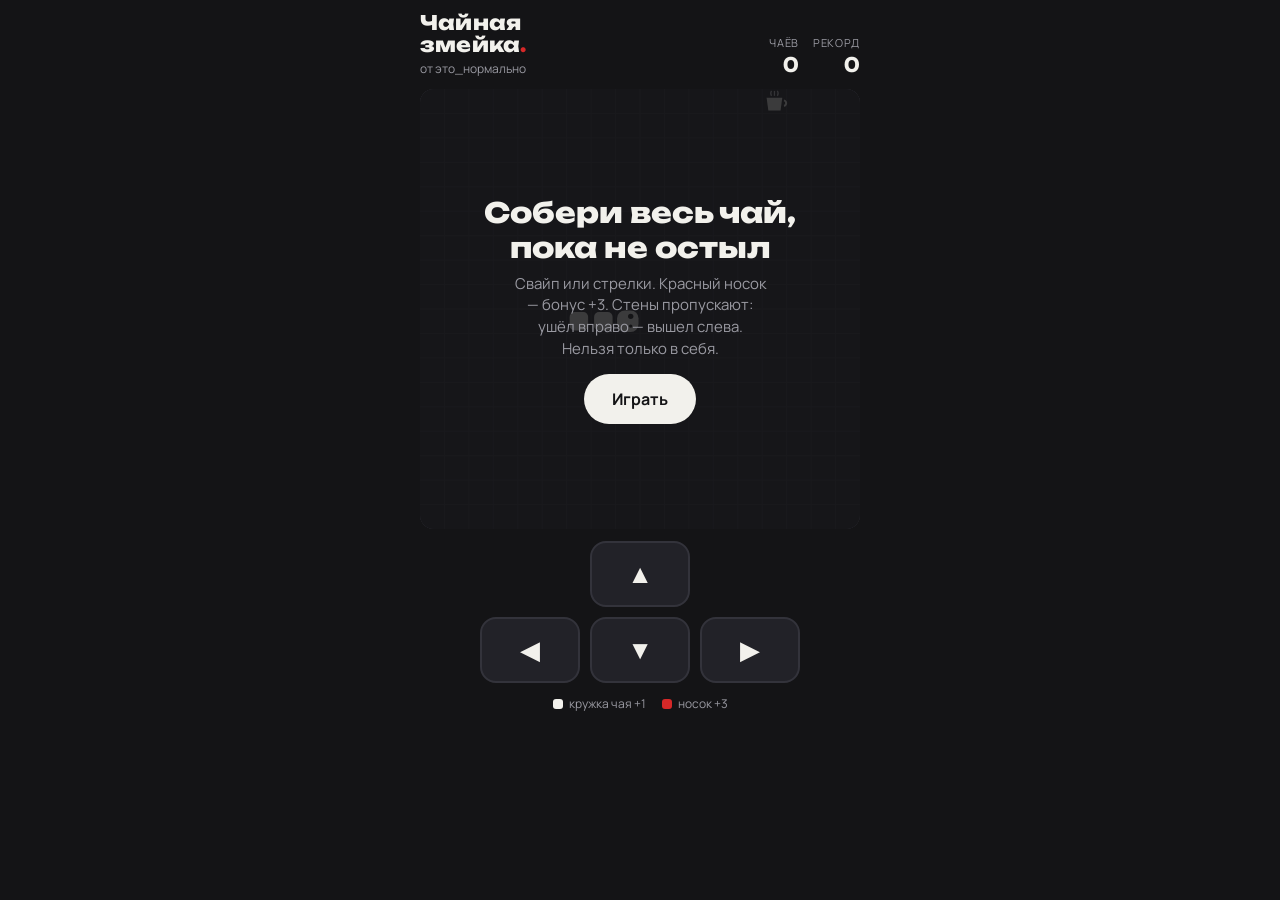
<file: index.html>
<!doctype html>
<html lang="ru">
<head>
<meta charset="utf-8">
<meta name="viewport" content="width=device-width, initial-scale=1, viewport-fit=cover, user-scalable=no">
<script src="https://telegram.org/js/telegram-web-app.js"></script>
<title>Чайная змейка</title>
<meta name="claude:viewport-fit-sides" content="cover">
<link rel="preconnect" href="https://fonts.googleapis.com">
<link rel="stylesheet" href="https://fonts.googleapis.com/css2?family=Unbounded:wght@600;800&family=Manrope:wght@500;700;800&display=swap">
<link rel="stylesheet" href="common/eto.css">
<style>
/* Layout: one-screen game — header score strip, square board, d-pad under it. Single dark look by choice. */
:root {
  --night: #141416;
  --panel: #222228;
  --line: #33333b;
  --paper: #f2f1ec;
  --muted: #9a9aa2;
  --red: #d62828;
  --steam: #c9c9cf;
  --display: "Unbounded", "Arial Black", system-ui, sans-serif;
  --body: "Manrope", system-ui, -apple-system, "Segoe UI", sans-serif;
  color-scheme: dark;
}
[hidden] { display: none !important; }
html, body { height: 100%; margin: 0; }
body {
  background: var(--night); color: var(--paper); font-family: var(--body);
  padding-left: max(16px, env(safe-area-inset-left, 0px));
  padding-right: max(16px, env(safe-area-inset-right, 0px));
  padding-block: 12px;
  box-sizing: border-box; overflow: hidden; touch-action: none;
  -webkit-user-select: none; user-select: none;
}
.app { height: 100%; max-width: 440px; margin: 0 auto; display: flex; flex-direction: column; gap: 12px; }
header { display: flex; align-items: flex-end; justify-content: space-between; gap: 12px; }
h1 { font-family: var(--display); font-weight: 800; font-size: 20px; margin: 0; line-height: 1.1; letter-spacing: .01em; }
h1 span { color: var(--red); }
.tag { font-size: 12px; color: var(--muted); margin-top: 4px; }
.scores { display: flex; gap: 14px; font-variant-numeric: tabular-nums; text-align: right; }
.scores b { display: block; font-family: var(--display); font-size: 20px; }
.scores small { font-size: 11px; color: var(--muted); letter-spacing: .06em; text-transform: uppercase; }
.board { position: relative; width: 100%; aspect-ratio: 1 / 1; max-width: 100%; border-radius: 14px; background: var(--panel);
  box-shadow: inset 0 0 0 2px var(--line); overflow: hidden; flex-shrink: 1; min-height: 0; }
canvas { width: 100%; height: 100%; display: block; }
.overlay { position: absolute; inset: 0; display: flex; flex-direction: column; align-items: center; justify-content: center; gap: 8px; overflow-y: auto;
  background: color-mix(in srgb, var(--night) 82%, transparent); text-align: center; padding: 20px; }
.overlay h2 { font-family: var(--display); font-weight: 800; font-size: 28px; margin: 0; text-wrap: balance; }
.overlay p { margin: 0; color: var(--muted); font-size: 15px; max-width: 28ch; line-height: 1.45; }
.overlay .big { font-family: var(--display); font-size: 42px; color: var(--paper); }
.btn { font: 700 16px var(--body); background: var(--paper); color: var(--night); border: 0; border-radius: 999px; padding: 14px 28px; cursor: pointer; margin-top: 6px; }
.btn:focus-visible, .pad button:focus-visible { outline: 3px solid var(--red); outline-offset: 3px; }
.pad { display: grid; grid-template-columns: repeat(3, 1fr); grid-template-rows: repeat(2, 66px); gap: 10px; width: 100%; max-width: 320px; margin: 0 auto; }
.pad button { background: var(--panel); color: var(--paper); border: 2px solid var(--line); border-radius: 16px; font-size: 26px; cursor: pointer; touch-action: none; -webkit-tap-highlight-color: transparent; transition: transform .06s, background .06s; }
.pad button:active, .pad button.on { background: var(--line); border-color: var(--paper); transform: scale(.94); }
.pad .up { grid-column: 2; grid-row: 1; } .pad .left { grid-column: 1; grid-row: 2; } .pad .down { grid-column: 2; grid-row: 2; } .pad .right { grid-column: 3; grid-row: 2; }
.legend { display: flex; justify-content: center; gap: 16px; font-size: 12px; color: var(--muted); flex-wrap: wrap; }
.legend i { display: inline-block; width: 10px; height: 10px; border-radius: 3px; margin-right: 6px; vertical-align: -1px; }
@media (max-height: 640px) { .pad { grid-template-rows: repeat(2, 52px); } .legend { display: none; } }
@media (prefers-reduced-motion: reduce) { * { animation: none !important; transition: none !important; } }
</style>

</head>
<body>
<div class="app">
  <header>
    <div>
      <h1>Чайная<br>змейка<span>.</span></h1>
      <div class="tag">от это_нормально</div>
    </div>
    <div class="scores">
      <div><small>Чаёв</small><b id="score">0</b></div>
      <div><small>Рекорд</small><b id="best">0</b></div>
    </div>
  </header>

  <div class="board" id="board">
    <canvas id="cv" width="600" height="600" aria-label="Игровое поле"></canvas>
    <div class="overlay" id="startScreen">
      <h2>Собери весь чай,<br>пока не остыл</h2>
      <p>Свайп или стрелки. Красный носок — бонус +3. Стены пропускают: ушёл вправо — вышел слева. Нельзя только в себя.</p>
      <button class="btn" id="startBtn">Играть</button>
    </div>
    <div class="overlay" id="overScreen" hidden>
      <div class="big" id="finalScore">0</div>
      <h2>Чай остыл.</h2>
      <p id="overText">Это нормально. Заварим ещё?</p>
      <button class="btn" id="againBtn">Ещё кружку</button>
    </div>
  </div>

  <div class="pad" aria-label="Управление">
    <button class="up" data-dir="up" aria-label="Вверх">▲</button>
    <button class="left" data-dir="left" aria-label="Влево">◀</button>
    <button class="down" data-dir="down" aria-label="Вниз">▼</button>
    <button class="right" data-dir="right" aria-label="Вправо">▶</button>
  </div>
  <div class="legend"><span><i style="background:var(--paper)"></i>кружка чая +1</span><span><i style="background:var(--red)"></i>носок +3</span></div>
</div>

<script src="common/config.js"></script>
<script src="common/eto.js"></script>
<script>
(() => {
  const tg = window.Telegram && window.Telegram.WebApp;
  if (tg) { try { tg.ready(); tg.expand(); tg.setHeaderColor && tg.setHeaderColor('#141416'); tg.setBackgroundColor && tg.setBackgroundColor('#141416'); } catch (e) {} }
  const haptic = (t) => { try { tg && tg.HapticFeedback && (t === 'bad' ? tg.HapticFeedback.notificationOccurred('error') : tg.HapticFeedback.impactOccurred(t)); } catch (e) {} };

  const N = 18, cv = document.getElementById('cv'), ctx = cv.getContext('2d');
  const $ = (id) => document.getElementById(id);
  const css = (v) => getComputedStyle(document.documentElement).getPropertyValue(v).trim();
  const C = { panel: css('--panel'), line: css('--line'), paper: css('--paper'), red: css('--red'), steam: css('--steam'), night: css('--night') };

  let snake, from = [], dir, queue = [], socks = 0, food, sock, score, best = 0, tickMs, timer = null, alive = false, frame = 0;

  // best score: Telegram CloudStorage when available, else localStorage
  const loadBest = () => {
    try {
      if (tg && tg.CloudStorage) { tg.CloudStorage.getItem('best', (e, v) => { if (!e && v) { best = +v || 0; $('best').textContent = best; } }); }
    } catch (e) {}
    try { best = Math.max(best, +(localStorage.getItem('tea_snake_best') || 0)); } catch (e) {}
    $('best').textContent = best;
  };
  const saveBest = () => {
    try { localStorage.setItem('tea_snake_best', String(best)); } catch (e) {}
    try { tg && tg.CloudStorage && tg.CloudStorage.setItem('best', String(best)); } catch (e) {}
  };

  const free = () => {
    while (true) {
      const p = { x: Math.floor(Math.random() * N), y: Math.floor(Math.random() * N) };
      if (!snake.some(s => s.x === p.x && s.y === p.y) && !(food && food.x === p.x && food.y === p.y)) return p;
    }
  };

  function reset() {
    snake = [{ x: 8, y: 9 }, { x: 7, y: 9 }, { x: 6, y: 9 }];
    dir = { x: 1, y: 0 }; queue = []; from = [];
    score = 0; socks = 0; tickMs = 330; food = null; food = free(); sock = null;
    $('score').textContent = 0;
  }

  function start() {
    reset(); alive = true;
    $('startScreen').hidden = true; $('overScreen').hidden = true;
    clearTimeout(timer); loop();
  }

  let lastStep = 0;
  function loop() {
    if (!alive) return;
    clearTimeout(timer);
    step(); lastStep = performance.now();
    timer = setTimeout(loop, tickMs);
  }

  function step() {
    if (queue.length) dir = queue.shift();
    from = snake.map(p => ({ ...p })); // positions before this tick, for smooth drawing
    const h = { x: (snake[0].x + dir.x + N) % N, y: (snake[0].y + dir.y + N) % N };
    if (snake.slice(0, -1).some(s => s.x === h.x && s.y === h.y)) return gameOver();
    snake.unshift(h);
    let grew = false;
    if (h.x === food.x && h.y === food.y) { score += 1; grew = true; food = free(); haptic('light'); }
    if (sock && h.x === sock.x && h.y === sock.y) { score += 3; socks++; grew = true; sock = null; haptic('medium'); snake.push({ ...snake[snake.length - 1] }, { ...snake[snake.length - 1] }); }
    if (!grew) snake.pop();
    if (grew) { $('score').textContent = score; tickMs = Math.max(190, 330 - score * 1.0); }
    if (!sock && Math.random() < 0.012) { sock = free(); sock.ttl = 60; }
    if (sock && --sock.ttl <= 0) sock = null;
    frame++;
  }

  const OVER = ['Это нормально. Заварим ещё?', 'Бывает. Главное — пить чай.', 'Ничего, чайник ещё горячий.', 'Отдохни и попробуй снова.'];
  function gameOver() {
    alive = false; haptic('bad');
    if (score > best) { best = score; saveBest(); $('best').textContent = best; $('overText').textContent = 'Новый рекорд! И это тоже нормально.'; }
    else $('overText').textContent = OVER[Math.floor(Math.random() * OVER.length)];
    $('finalScore').textContent = score;
    try { const r = ETO.finish({ game: 'zmeyka', score, socks }); ETO.resultPanel($('overScreen'), 'zmeyka', score, r); if (r.newBest) { best = Math.max(best, score); } } catch (e) {}
    $('overScreen').hidden = false; draw();
  }

  function cup(cx, cy, s) {
    ctx.fillStyle = C.paper; ctx.strokeStyle = C.night; ctx.lineWidth = s * 0.07;
    ctx.beginPath(); ctx.moveTo(cx - s * .32, cy - s * .2); ctx.lineTo(cx + s * .32, cy - s * .2); ctx.lineTo(cx + s * .25, cy + s * .32); ctx.lineTo(cx - s * .25, cy + s * .32); ctx.closePath(); ctx.fill();
    ctx.strokeStyle = C.paper; ctx.lineWidth = s * .08; ctx.beginPath(); ctx.arc(cx + s * .36, cy + s * .02, s * .12, -1.3, 1.3); ctx.stroke();
    ctx.strokeStyle = C.steam; ctx.lineWidth = s * .05;
    for (let i = -1; i <= 1; i++) { const ph = frame * .25 + i; ctx.beginPath(); ctx.moveTo(cx + i * s * .12, cy - s * .28);
      ctx.quadraticCurveTo(cx + i * s * .12 + Math.sin(ph) * s * .08, cy - s * .38, cx + i * s * .12, cy - s * .48); ctx.stroke(); }
  }
  function sockShape(cx, cy, s) {
    ctx.fillStyle = C.red;
    ctx.beginPath(); ctx.roundRect(cx - s * .18, cy - s * .38, s * .32, s * .5, s * .08); ctx.fill();
    ctx.beginPath(); ctx.roundRect(cx - s * .18, cy + s * .02, s * .52, s * .26, s * .13); ctx.fill();
    ctx.fillStyle = C.paper; ctx.fillRect(cx - s * .18, cy - s * .38, s * .32, s * .08);
  }

  // segment i glides from where it was last tick to where it is now; across a wall it slides in from the edge
  function pos(i, a) {
    const to = snake[i], fr = from[i] || to;
    let fx = fr.x, fy = fr.y;
    if (to.x - fx > 1) fx += N; else if (to.x - fx < -1) fx -= N;
    if (to.y - fy > 1) fy += N; else if (to.y - fy < -1) fy -= N;
    return { x: fx + (to.x - fx) * a, y: fy + (to.y - fy) * a };
  }
  function draw(a = 1) {
    const W = cv.width, s = W / N;
    ctx.fillStyle = C.panel; ctx.fillRect(0, 0, W, W);
    ctx.strokeStyle = C.line; ctx.lineWidth = 1;
    for (let i = 1; i < N; i++) { ctx.beginPath(); ctx.moveTo(i * s, 0); ctx.lineTo(i * s, W); ctx.moveTo(0, i * s); ctx.lineTo(W, i * s); ctx.stroke(); }
    if (food) cup(food.x * s + s / 2, food.y * s + s / 2 + s * .06, s);
    if (sock && (sock.ttl > 15 || frame % 2)) sockShape(sock.x * s + s / 2, sock.y * s + s / 2, s);
    const skin = (window.ETO && ETO.skin('snake')) || 'classic', skinCol = skin === 'gold' ? '#e2b94b' : C.paper;
    for (let i = snake.length - 1; i >= 0; i--) {
      const p = pos(i, a);
      ctx.fillStyle = skinCol; const pad = i === 0 ? 1.5 : 3;
      ctx.beginPath(); ctx.roundRect(p.x * s + pad, p.y * s + pad, s - pad * 2, s - pad * 2, i === 0 ? s * .32 : s * .2); ctx.fill();
    }
    if (snake.length) { // eyes on the head, one bigger than the other
      const h = pos(0, a), cx = h.x * s + s / 2, cy = h.y * s + s / 2, px = -dir.y, py = dir.x;
      ctx.fillStyle = C.night;
      ctx.beginPath(); ctx.arc(cx + dir.x * s * .12 + px * s * .2, cy + dir.y * s * .12 + py * s * .2, s * .07, 0, 7); ctx.fill();
      ctx.beginPath(); ctx.arc(cx + dir.x * s * .12 - px * s * .2, cy + dir.y * s * .12 - py * s * .2, s * .11, 0, 7); ctx.fill();
      if (skin === 'glasses') { ctx.strokeStyle = C.night; ctx.lineWidth = s * .06; ctx.beginPath(); ctx.moveTo(cx + dir.x * s * .12 + px * s * .2, cy + dir.y * s * .12 + py * s * .2); ctx.lineTo(cx + dir.x * s * .12 - px * s * .2, cy + dir.y * s * .12 - py * s * .2); ctx.stroke(); ctx.lineWidth = s * .05; ctx.beginPath(); ctx.arc(cx + dir.x * s * .12 + px * s * .2, cy + dir.y * s * .12 + py * s * .2, s * .13, 0, 7); ctx.stroke(); ctx.beginPath(); ctx.arc(cx + dir.x * s * .12 - px * s * .2, cy + dir.y * s * .12 - py * s * .2, s * .16, 0, 7); ctx.stroke(); }
      if (skin === 'scarf' && snake.length > 1) { const n = pos(1, a), mx = (h.x + n.x) / 2 * s + s / 2, my = (h.y + n.y) / 2 * s + s / 2; ctx.fillStyle = '#d62828'; ctx.beginPath(); ctx.roundRect(mx - s * .3, my - s * .3, s * .6, s * .6, s * .15); ctx.fill(); ctx.fillRect(mx - dir.x * s * .5 - s * .08 + px * s * .2, my - dir.y * s * .5 - s * .08 + py * s * .2, s * .16, s * .16); }
    }
  }

  const DIRS = { up: { x: 0, y: -1 }, down: { x: 0, y: 1 }, left: { x: -1, y: 0 }, right: { x: 1, y: 0 } };
  // queue up to 3 turns; if the snake is mid-tick, apply the first turn right away so the controls feel instant
  const turn = (name) => {
    const d = DIRS[name]; if (!d) return;
    const last = queue.length ? queue[queue.length - 1] : dir;
    if ((d.x === -last.x && d.y === -last.y) || (d.x === last.x && d.y === last.y) || queue.length > 2) return;
    queue.push(d);
    if (alive && queue.length === 1 && performance.now() - lastStep > tickMs * 0.4) loop();
  };
  addEventListener('keydown', (e) => {
    const k = { ArrowUp: 'up', KeyW: 'up', ArrowDown: 'down', KeyS: 'down', ArrowLeft: 'left', KeyA: 'left', ArrowRight: 'right', KeyD: 'right' }[e.code];
    if (k) { e.preventDefault(); if (!alive && !$('startScreen').hidden) start(); turn(k); }
    if ((e.code === 'Space' || e.code === 'Enter') && !alive) { e.preventDefault(); start(); }
  });
  document.querySelectorAll('.pad button').forEach(b => {
    b.addEventListener('pointerdown', (e) => { e.preventDefault(); turn(b.dataset.dir); haptic('light'); b.classList.add('on'); setTimeout(() => b.classList.remove('on'), 120); });
    b.addEventListener('contextmenu', (e) => e.preventDefault());
  });
  let t0 = null;
  const SWIPE = 16;
  document.addEventListener('pointerdown', (e) => { if (e.target.closest('button')) return; t0 = { x: e.clientX, y: e.clientY }; });
  document.addEventListener('pointermove', (e) => {
    if (!t0) return;
    const dx = e.clientX - t0.x, dy = e.clientY - t0.y;
    if (Math.max(Math.abs(dx), Math.abs(dy)) < SWIPE) return;
    turn(Math.abs(dx) > Math.abs(dy) ? (dx > 0 ? 'right' : 'left') : (dy > 0 ? 'down' : 'up'));
    haptic('light');
    t0 = { x: e.clientX, y: e.clientY }; // keep finger down and swipe again for the next turn
  });
  const endSwipe = () => { t0 = null; };
  document.addEventListener('pointerup', endSwipe);
  document.addEventListener('pointercancel', endSwipe);
  $('startBtn').addEventListener('click', start);
  $('againBtn').addEventListener('click', start);

  // sharp canvas: match the board's real pixel size
  const fit = () => { const px = Math.round($('board').clientWidth * Math.min(3, devicePixelRatio || 1)); if (px > 0 && cv.width !== px) { cv.width = cv.height = px; } };
  addEventListener('resize', fit); fit();
  // draw every animation frame so movement is smooth even though the game ticks slowly
  (function render(now) {
    const a = alive ? Math.min(1, (performance.now() - lastStep) / tickMs) : 1;
    if (snake) draw(a);
    requestAnimationFrame(render);
  })();
  loadBest(); reset(); from = []; draw();
})();
</script>

<script>try { ETO.backButton(); ETO.challengeBanner(document.getElementById('startScreen'), 'zmeyka'); } catch (e) {}</script>
</body>
</html>
</file>
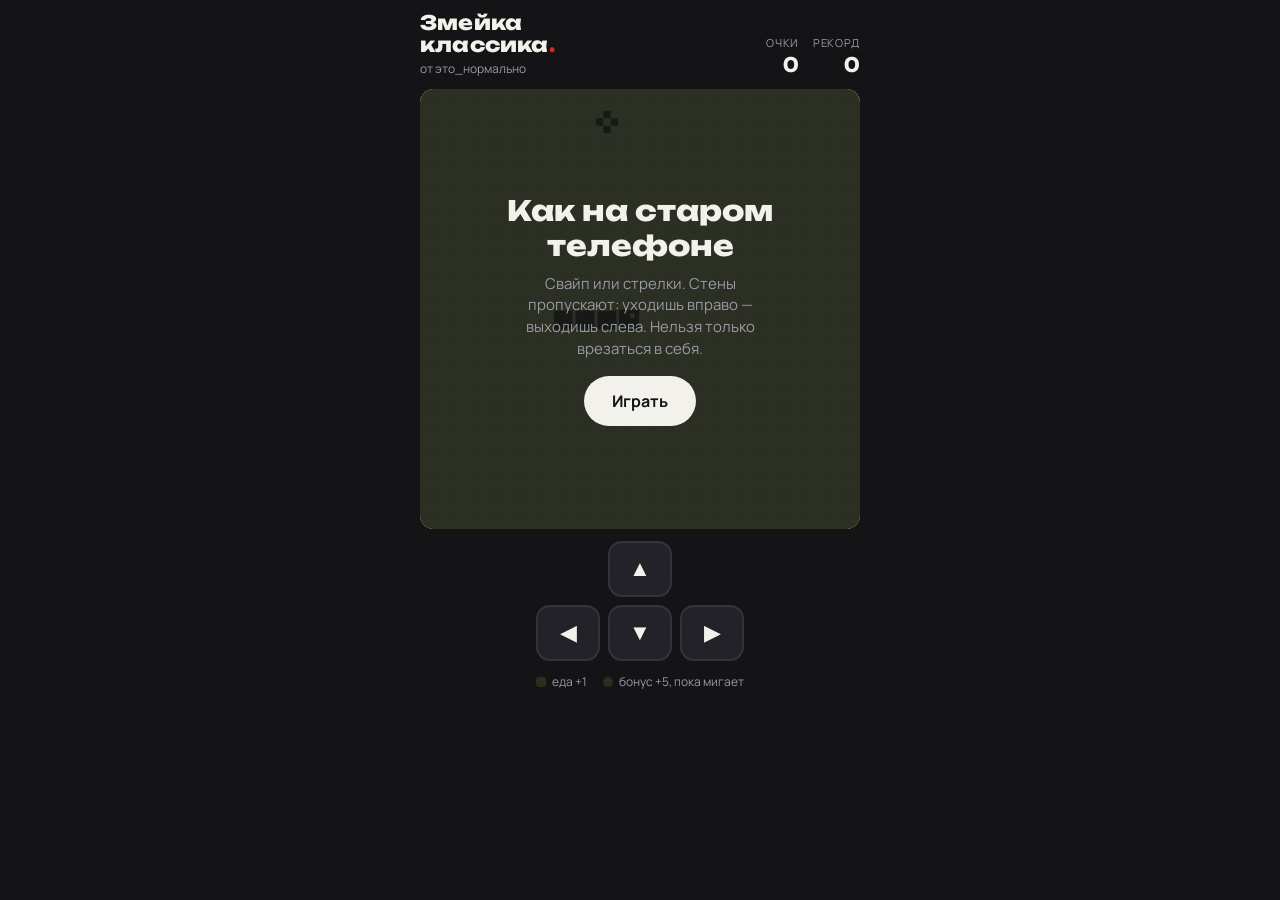
<file: classic/index.html>
<!doctype html>
<html lang="ru">
<head>
<meta charset="utf-8">
<meta name="viewport" content="width=device-width, initial-scale=1, viewport-fit=cover, user-scalable=no">
<script src="https://telegram.org/js/telegram-web-app.js"></script>
<title>Змейка классика</title>
<meta name="claude:viewport-fit-sides" content="cover">
<link rel="preconnect" href="https://fonts.googleapis.com">
<link rel="stylesheet" href="https://fonts.googleapis.com/css2?family=Unbounded:wght@600;800&family=Manrope:wght@500;700&display=swap">
<style>
/* Layout: one-screen game — header score strip, square board, d-pad under it. Single dark look by choice. */
:root {
  --night: #141416;
  --panel: #9bad5e;
  --line: #8fa154;
  --paper: #f2f1ec;
  --ink: #26301a;
  --muted: #9a9aa2;
  --red: #d62828;
  --steam: #c9c9cf;
  --display: "Unbounded", "Arial Black", system-ui, sans-serif;
  --body: "Manrope", system-ui, -apple-system, "Segoe UI", sans-serif;
  color-scheme: dark;
}
[hidden] { display: none !important; }
html, body { height: 100%; margin: 0; }
body {
  background: var(--night); color: var(--paper); font-family: var(--body);
  padding-left: max(16px, env(safe-area-inset-left, 0px));
  padding-right: max(16px, env(safe-area-inset-right, 0px));
  padding-block: 12px;
  box-sizing: border-box; overflow: hidden; touch-action: none;
  -webkit-user-select: none; user-select: none;
}
.app { height: 100%; max-width: 440px; margin: 0 auto; display: flex; flex-direction: column; gap: 12px; }
header { display: flex; align-items: flex-end; justify-content: space-between; gap: 12px; }
h1 { font-family: var(--display); font-weight: 800; font-size: 20px; margin: 0; line-height: 1.1; letter-spacing: .01em; }
h1 span { color: var(--red); }
.tag { font-size: 12px; color: var(--muted); margin-top: 4px; }
.scores { display: flex; gap: 14px; font-variant-numeric: tabular-nums; text-align: right; }
.scores b { display: block; font-family: var(--display); font-size: 20px; }
.scores small { font-size: 11px; color: var(--muted); letter-spacing: .06em; text-transform: uppercase; }
.board { position: relative; width: 100%; aspect-ratio: 1 / 1; max-width: 100%; border-radius: 14px; background: var(--panel);
  box-shadow: inset 0 0 0 4px #7d8f47; overflow: hidden; flex-shrink: 1; min-height: 0; }
canvas { width: 100%; height: 100%; display: block; }
.overlay { position: absolute; inset: 0; display: flex; flex-direction: column; align-items: center; justify-content: center; gap: 10px;
  background: color-mix(in srgb, var(--night) 82%, transparent); text-align: center; padding: 20px; }
.overlay h2 { font-family: var(--display); font-weight: 800; font-size: 28px; margin: 0; text-wrap: balance; }
.overlay p { margin: 0; color: var(--muted); font-size: 15px; max-width: 28ch; line-height: 1.45; }
.overlay .big { font-family: var(--display); font-size: 42px; color: var(--paper); }
.btn { font: 700 16px var(--body); background: var(--paper); color: var(--night); border: 0; border-radius: 999px; padding: 14px 28px; cursor: pointer; margin-top: 6px; }
.btn:focus-visible, .pad button:focus-visible { outline: 3px solid var(--red); outline-offset: 3px; }
.pad { display: grid; grid-template-columns: repeat(3, 64px); grid-template-rows: repeat(2, 56px); gap: 8px; justify-content: center; }
.pad button { background: #222228; color: var(--paper); border: 2px solid #33333b; border-radius: 14px; font-size: 22px; cursor: pointer; touch-action: none; }
.pad button:active { background: #33333b; }
.pad .up { grid-column: 2; grid-row: 1; } .pad .left { grid-column: 1; grid-row: 2; } .pad .down { grid-column: 2; grid-row: 2; } .pad .right { grid-column: 3; grid-row: 2; }
.legend { display: flex; justify-content: center; gap: 16px; font-size: 12px; color: var(--muted); flex-wrap: wrap; }
.legend i { display: inline-block; width: 10px; height: 10px; border-radius: 3px; margin-right: 6px; vertical-align: -1px; }
@media (max-height: 640px) { .pad { grid-template-rows: repeat(2, 46px); } .legend { display: none; } }
@media (prefers-reduced-motion: reduce) { * { animation: none !important; transition: none !important; } }
</style>
</head>
<body>

<div class="app">
  <header>
    <div>
      <h1>Змейка<br>классика<span>.</span></h1>
      <div class="tag">от это_нормально</div>
    </div>
    <div class="scores">
      <div><small>Очки</small><b id="score">0</b></div>
      <div><small>Рекорд</small><b id="best">0</b></div>
    </div>
  </header>

  <div class="board" id="board">
    <canvas id="cv" width="600" height="600" aria-label="Игровое поле"></canvas>
    <div class="overlay" id="startScreen">
      <h2>Как на старом<br>телефоне</h2>
      <p>Свайп или стрелки. Стены пропускают: уходишь вправо — выходишь слева. Нельзя только врезаться в себя.</p>
      <button class="btn" id="startBtn">Играть</button>
    </div>
    <div class="overlay" id="overScreen" hidden>
      <div class="big" id="finalScore">0</div>
      <h2>Укусила себя.</h2>
      <p id="overText">Это нормально. Ещё раз?</p>
      <button class="btn" id="againBtn">Ещё раз</button>
    </div>
  </div>

  <div class="pad" aria-label="Управление">
    <button class="up" data-dir="up" aria-label="Вверх">▲</button>
    <button class="left" data-dir="left" aria-label="Влево">◀</button>
    <button class="down" data-dir="down" aria-label="Вниз">▼</button>
    <button class="right" data-dir="right" aria-label="Вправо">▶</button>
  </div>
  <div class="legend"><span><i style="background:#26301a"></i>еда +1</span><span><i style="background:#26301a;border-radius:50%"></i>бонус +5, пока мигает</span></div>
</div>

<script>
(() => {
  const tg = window.Telegram && window.Telegram.WebApp;
  if (tg) { try { tg.ready(); tg.expand(); tg.setHeaderColor && tg.setHeaderColor('#141416'); tg.setBackgroundColor && tg.setBackgroundColor('#141416'); } catch (e) {} }
  const haptic = (t) => { try { tg && tg.HapticFeedback && (t === 'bad' ? tg.HapticFeedback.notificationOccurred('error') : tg.HapticFeedback.impactOccurred(t)); } catch (e) {} };

  const N = 20, cv = document.getElementById('cv'), ctx = cv.getContext('2d');
  const $ = (id) => document.getElementById(id);
  const css = (v) => getComputedStyle(document.documentElement).getPropertyValue(v).trim();
  const C = { panel: css('--panel'), line: css('--line'), ink: css('--ink'), paper: css('--paper'), night: css('--night') };

  let snake, dir, queue = [], eaten = 0, food, sock, score, best = 0, tickMs, timer = null, alive = false, frame = 0;

  // best score: Telegram CloudStorage when available, else localStorage
  const loadBest = () => {
    try {
      if (tg && tg.CloudStorage) { tg.CloudStorage.getItem('classic_best', (e, v) => { if (!e && v) { best = +v || 0; $('best').textContent = best; } }); }
    } catch (e) {}
    try { best = Math.max(best, +(localStorage.getItem('classic_snake_best') || 0)); } catch (e) {}
    $('best').textContent = best;
  };
  const saveBest = () => {
    try { localStorage.setItem('classic_snake_best', String(best)); } catch (e) {}
    try { tg && tg.CloudStorage && tg.CloudStorage.setItem('classic_best', String(best)); } catch (e) {}
  };

  const free = () => {
    while (true) {
      const p = { x: Math.floor(Math.random() * N), y: Math.floor(Math.random() * N) };
      if (!snake.some(s => s.x === p.x && s.y === p.y) && !(food && food.x === p.x && food.y === p.y)) return p;
    }
  };

  function reset() {
    snake = [{ x: 9, y: 10 }, { x: 8, y: 10 }, { x: 7, y: 10 }, { x: 6, y: 10 }];
    dir = { x: 1, y: 0 }; queue = [];
    score = 0; tickMs = 190; eaten = 0; food = null; food = free(); sock = null;
    $('score').textContent = 0;
  }

  function start() {
    reset(); alive = true;
    $('startScreen').hidden = true; $('overScreen').hidden = true;
    clearTimeout(timer); loop();
  }

  function loop() {
    if (!alive) return;
    step(); draw();
    timer = setTimeout(loop, tickMs);
  }

  function step() {
    if (queue.length) dir = queue.shift();
    const h = { x: (snake[0].x + dir.x + N) % N, y: (snake[0].y + dir.y + N) % N };
    if (snake.slice(0, -1).some(s => s.x === h.x && s.y === h.y)) return gameOver();
    snake.unshift(h);
    let grew = false;
    if (h.x === food.x && h.y === food.y) { score += 1; eaten++; grew = true; food = free(); haptic('light'); if (eaten % 5 === 0 && !sock) { sock = free(); sock.ttl = 40; } }
    if (sock && h.x === sock.x && h.y === sock.y) { score += 5; grew = true; sock = null; haptic('medium'); }
    if (!grew) snake.pop();
    if (grew) { $('score').textContent = score; tickMs = Math.max(85, 190 - score * 1.5); }
    if (sock && --sock.ttl <= 0) sock = null;
    frame++;
  }

  const OVER = ['Это нормально. Ещё раз?', 'Бывает. Даже на старой Нокии.', 'Отдохни, выпей чаю и снова.', 'Хвост был слишком близко.'];
  function gameOver() {
    alive = false; haptic('bad');
    if (score > best) { best = score; saveBest(); $('best').textContent = best; $('overText').textContent = 'Новый рекорд! Как в 2003-м.'; }
    else $('overText').textContent = OVER[Math.floor(Math.random() * OVER.length)];
    $('finalScore').textContent = score;
    $('overScreen').hidden = false; draw();
  }

  function px(x, y, s, pad) { ctx.fillRect(x * s + pad, y * s + pad, s - pad * 2, s - pad * 2); }
  function draw() {
    const W = cv.width, s = W / N;
    ctx.fillStyle = C.panel; ctx.fillRect(0, 0, W, W);
    ctx.fillStyle = C.line;
    for (let x = 0; x < N; x++) for (let y = 0; y < N; y++) px(x, y, s, s * .42);
    ctx.fillStyle = C.ink;
    if (food) { const q = s / 3; [[1,0],[0,1],[2,1],[1,2]].forEach(([a,b]) => ctx.fillRect(food.x * s + a * q, food.y * s + b * q, q, q)); }
    if (sock && (sock.ttl > 12 || frame % 2)) { ctx.beginPath(); ctx.arc(sock.x * s + s / 2, sock.y * s + s / 2, s * .42, 0, 7); ctx.fill(); ctx.fillStyle = C.panel; ctx.fillRect(sock.x * s + s * .3, sock.y * s + s * .44, s * .4, s * .12); ctx.fillStyle = C.ink; }
    snake.forEach((p, i) => px(p.x, p.y, s, i === 0 ? 1 : s * .08));
    if (snake.length) {
      const h = snake[0], cx = h.x * s + s / 2, cy = h.y * s + s / 2, ox = -dir.y, oy = dir.x;
      ctx.fillStyle = C.panel;
      ctx.fillRect(cx + dir.x * s * .15 + ox * s * .2 - s * .07, cy + dir.y * s * .15 + oy * s * .2 - s * .07, s * .14, s * .14);
      ctx.fillRect(cx + dir.x * s * .15 - ox * s * .2 - s * .1, cy + dir.y * s * .15 - oy * s * .2 - s * .1, s * .2, s * .2);
    }
  }

  const DIRS = { up: { x: 0, y: -1 }, down: { x: 0, y: 1 }, left: { x: -1, y: 0 }, right: { x: 1, y: 0 } };
  const turn = (name) => { const d = DIRS[name]; if (!d) return; const last = queue.length ? queue[queue.length - 1] : dir; if ((d.x === -last.x && d.y === -last.y) || (d.x === last.x && d.y === last.y) || queue.length > 2) return; queue.push(d); };
  addEventListener('keydown', (e) => {
    const k = { ArrowUp: 'up', KeyW: 'up', ArrowDown: 'down', KeyS: 'down', ArrowLeft: 'left', KeyA: 'left', ArrowRight: 'right', KeyD: 'right' }[e.code];
    if (k) { e.preventDefault(); if (!alive && !$('startScreen').hidden) start(); turn(k); }
    if ((e.code === 'Space' || e.code === 'Enter') && !alive) { e.preventDefault(); start(); }
  });
  document.querySelectorAll('.pad button').forEach(b => b.addEventListener('pointerdown', (e) => { e.preventDefault(); turn(b.dataset.dir); haptic('light'); }));
  let t0 = null;
  $('board').addEventListener('pointerdown', (e) => { t0 = { x: e.clientX, y: e.clientY }; });
  $('board').addEventListener('pointerup', (e) => {
    if (!t0) return; const dx = e.clientX - t0.x, dy = e.clientY - t0.y; t0 = null;
    if (Math.max(Math.abs(dx), Math.abs(dy)) < 18) return;
    turn(Math.abs(dx) > Math.abs(dy) ? (dx > 0 ? 'right' : 'left') : (dy > 0 ? 'down' : 'up'));
  });
  $('startBtn').addEventListener('click', start);
  $('againBtn').addEventListener('click', start);

  loadBest(); reset(); draw();
})();
</script>
<script>
// opened from the Igroteka menu: Telegram back button returns to the menu
(() => { try { const tg = window.Telegram && window.Telegram.WebApp; if (tg && tg.BackButton && sessionStorage.getItem('fromHub')) { const hub = location.pathname.replace(/((tapok|classic|kover)\/)?(index\.html)?$/, '') + 'igroteka/'; tg.BackButton.show(); tg.BackButton.onClick(() => { location.href = hub; }); } } catch (e) {} })();
</script>
</body>
</html>
</file>
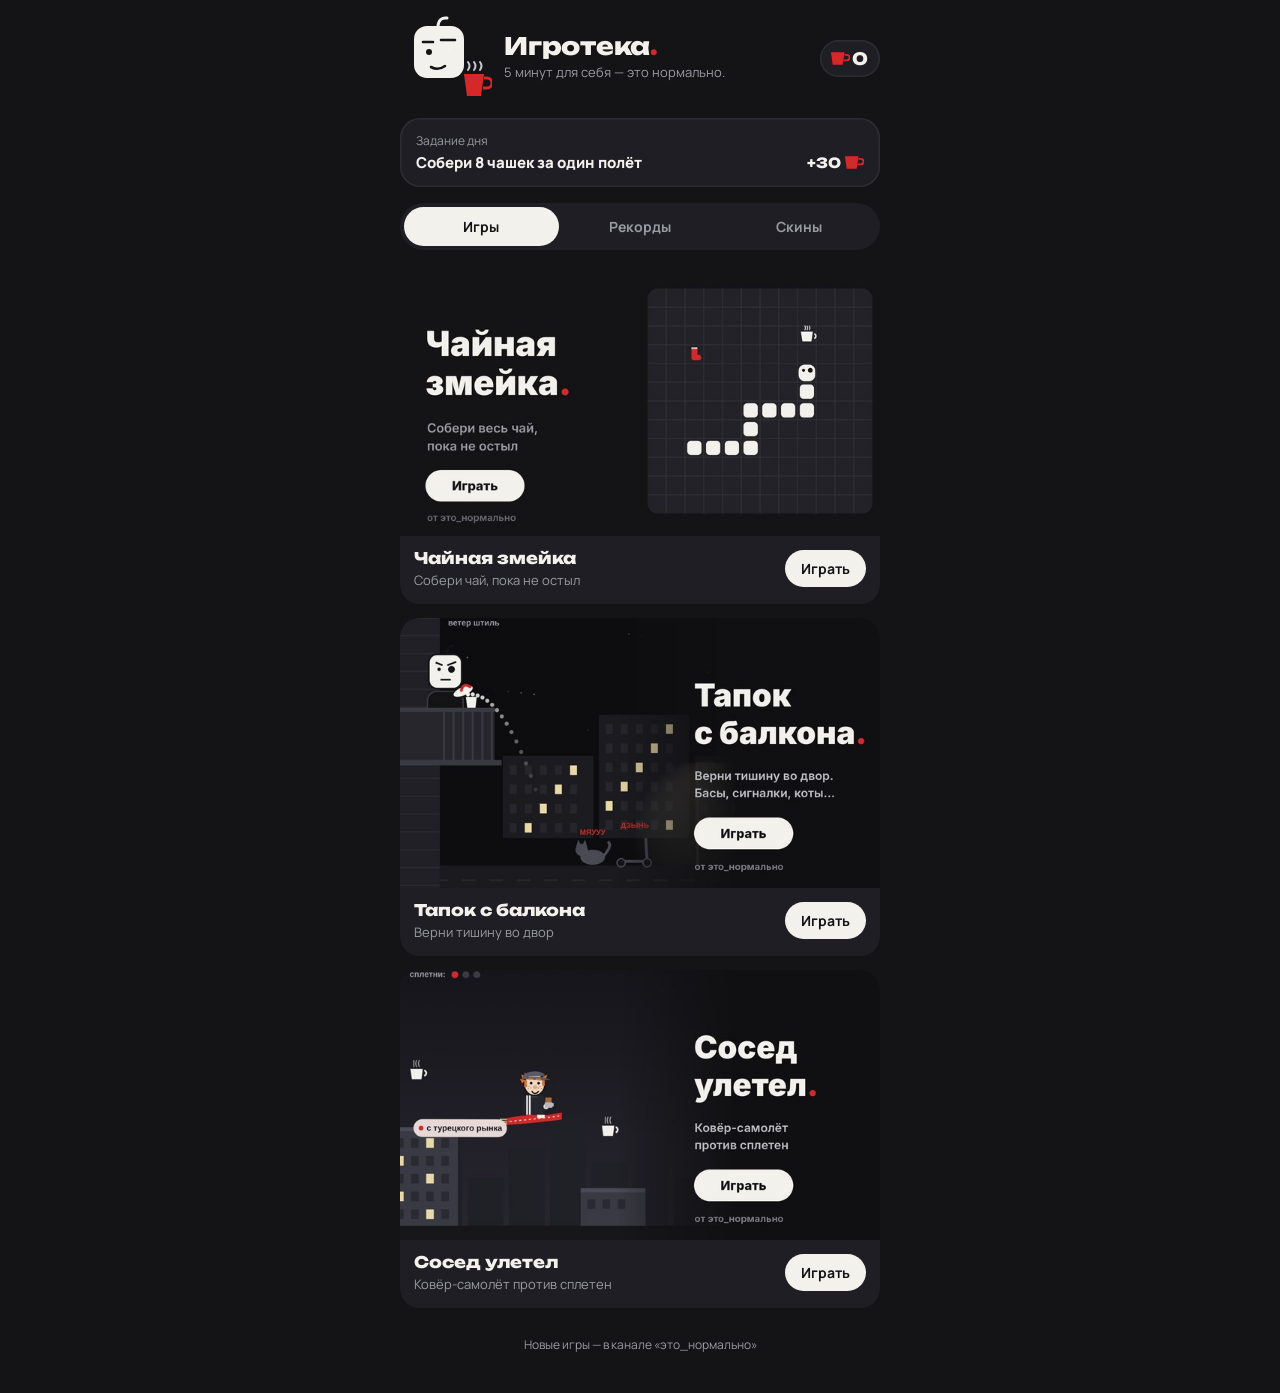
<file: igroteka/index.html>
<!doctype html>
<html lang="ru">
<head>
<meta charset="utf-8">
<meta name="viewport" content="width=device-width, initial-scale=1, viewport-fit=cover">
<script src="https://telegram.org/js/telegram-web-app.js"></script>
<title>Игротека это_нормально</title>
<link rel="preconnect" href="https://fonts.googleapis.com">
<link rel="stylesheet" href="https://fonts.googleapis.com/css2?family=Unbounded:wght@600;800&family=Manrope:wght@500;700;800&display=swap">
<link rel="stylesheet" href="../common/eto.css">
<style>
/* Hub: the hero greets you in the header (the one memorable moment), everything below stays quiet.
   Tabs: games / records wall (as the yard newspaper) / skins. */
html, body { margin: 0; }
body {
  background: var(--eto-night); color: var(--eto-paper); font-family: var(--eto-body);
  padding: 12px max(16px, env(safe-area-inset-right)) 40px max(16px, env(safe-area-inset-left));
  -webkit-tap-highlight-color: transparent;
}
.wrap { max-width: 480px; margin: 0 auto; }

/* header */
.top { display: grid; grid-template-columns: 92px 1fr auto; align-items: center; gap: 12px; margin-bottom: 14px; }
.hero { width: 92px; height: 92px; }
.hero .steam path { animation: steam 2.6s ease-in-out infinite; transform-origin: center bottom; }
.hero .steam path:nth-child(2) { animation-delay: .5s; }
.hero .steam path:nth-child(3) { animation-delay: 1s; }
.hero .lid { animation: blink 5s infinite; transform-origin: center; transform-box: fill-box; }
@keyframes steam { 0%, 100% { opacity: .25; transform: translateY(2px); } 50% { opacity: .9; transform: translateY(-3px); } }
@keyframes blink { 0%, 94%, 100% { transform: scaleY(0); } 96% { transform: scaleY(1); } }
h1 { font: 800 24px/1.05 var(--eto-display); margin: 0; letter-spacing: -.01em; }
h1 i { font-style: normal; color: var(--eto-red); }
.hello { color: var(--eto-muted); font-size: 13px; margin-top: 5px; line-height: 1.35; }
.wallet { display: inline-flex; align-items: center; gap: 2px; font: 800 17px var(--eto-display); background: var(--eto-panel); border-radius: var(--eto-r-pill); padding: 8px 12px 8px 10px; box-shadow: inset 0 0 0 1.5px var(--eto-line); }

/* daily task */
.task { display: grid; grid-template-columns: 1fr auto; gap: 4px 12px; align-items: center; background: var(--eto-panel); border-radius: var(--eto-r-lg); padding: 14px 16px; margin-bottom: 16px; box-shadow: inset 0 0 0 1.5px var(--eto-line); }
.task small { color: var(--eto-muted); font-size: 12px; grid-column: 1 / -1; }
.task b { font-weight: 800; font-size: 15px; line-height: 1.3; }
.task .rew { font: 800 14px var(--eto-display); display: inline-flex; align-items: center; }
.task.done { box-shadow: inset 0 0 0 1.5px var(--eto-red); }
.task.done b { color: var(--eto-muted); text-decoration: line-through; text-decoration-color: var(--eto-red); }

/* tabs */
.tabs { display: grid; grid-template-columns: repeat(3, 1fr); gap: 4px; background: var(--eto-panel); padding: 4px; border-radius: var(--eto-r-pill); margin-bottom: 16px; }
.tabs button { font: 700 14px var(--eto-body); color: var(--eto-muted); background: none; border: 0; border-radius: var(--eto-r-pill); padding: 10px 6px; cursor: pointer; }
.tabs button[aria-selected="true"] { background: var(--eto-paper); color: var(--eto-night); }
.tabs button:focus-visible { outline: 2px solid var(--eto-red); outline-offset: 2px; }
[hidden] { display: none !important; }

/* games */
.games { display: grid; gap: 14px; }
a.game { display: block; text-decoration: none; color: inherit; background: var(--eto-panel); border-radius: var(--eto-r-lg); overflow: hidden; }
a.game:active { transform: scale(.985); }
a.game:focus-visible { outline: 3px solid var(--eto-red); outline-offset: 3px; }
.game img { display: block; width: 100%; aspect-ratio: 16 / 9; object-fit: cover; }
.game .meta { display: flex; align-items: center; gap: 12px; padding: 12px 14px 14px; }
.game .meta div { flex: 1; min-width: 0; }
.game b { display: block; font: 800 16px var(--eto-display); }
.game small { color: var(--eto-muted); font-size: 13px; }
.game .rec { color: var(--eto-paper); font-weight: 700; }
.game .go { flex: none; font: 700 14px var(--eto-body); background: var(--eto-paper); color: var(--eto-night); border-radius: var(--eto-r-pill); padding: 9px 16px; }

/* records wall = the yard newspaper */
.paper { background: var(--eto-news); color: #1e1e20; border-radius: 6px; padding: 18px 16px 16px; transform: rotate(-.6deg); }
.paper h2 { font: 800 22px var(--eto-display); text-align: center; margin: 0; padding-bottom: 8px; border-bottom: 4px double #1e1e20; }
.paper .issue { text-align: center; color: #5a5a5c; font-size: 12px; margin: 6px 0 14px; }
.rec-row { display: grid; grid-template-columns: 1fr auto; gap: 2px 10px; align-items: center; padding: 12px 0; border-bottom: 1px solid #cfcdc4; }
.rec-row:last-of-type { border-bottom: 0; }
.rec-row .name { font-weight: 800; font-size: 14px; }
.rec-row .num { font: 800 30px/1 var(--eto-display); color: var(--eto-red); text-align: right; }
.rec-row .unit { color: #5a5a5c; font-size: 12px; }
.rec-row button { grid-column: 1 / -1; justify-self: start; margin-top: 8px; font: 700 13px var(--eto-body); background: #1e1e20; color: var(--eto-news); border: 0; border-radius: var(--eto-r-pill); padding: 8px 14px; cursor: pointer; }
.rec-row button:disabled { opacity: .35; }
.section-h { font: 800 16px var(--eto-display); margin: 26px 0 10px; }
.ach { display: grid; grid-template-columns: repeat(auto-fill, minmax(140px, 1fr)); gap: 8px; }
.ach div { background: var(--eto-panel); border-radius: var(--eto-r-md); padding: 12px; font-size: 12px; color: var(--eto-muted); line-height: 1.35; }
.ach div b { display: block; color: var(--eto-paper); font-size: 13px; margin-bottom: 3px; }
.ach div.got { box-shadow: inset 0 0 0 1.5px var(--eto-red); }
.ach div:not(.got) b { color: var(--eto-muted); }
.chips { display: flex; gap: 6px; margin-bottom: 10px; }
.chips button { font: 700 13px var(--eto-body); color: var(--eto-muted); background: var(--eto-panel); border: 0; border-radius: var(--eto-r-pill); padding: 8px 14px; cursor: pointer; }
.chips button[aria-selected="true"] { background: var(--eto-paper); color: var(--eto-night); }
.lb { list-style: none; margin: 0; padding: 0; counter-reset: r; }
.lb li { counter-increment: r; display: grid; grid-template-columns: 30px 1fr auto; align-items: center; gap: 10px; padding: 10px 12px; border-radius: var(--eto-r-md); font-size: 14px; }
.lb li:nth-child(odd) { background: var(--eto-panel); }
.lb li::before { content: counter(r); font: 800 14px var(--eto-display); color: var(--eto-muted); text-align: center; }
.lb li:nth-child(-n+3)::before { color: var(--eto-red); }
.lb li.me { box-shadow: inset 0 0 0 1.5px var(--eto-red); }
.lb li b { font: 800 15px var(--eto-display); font-variant-numeric: tabular-nums; }
.lb li span { min-width: 0; overflow: hidden; text-overflow: ellipsis; white-space: nowrap; }
.note { color: var(--eto-muted); font-size: 12px; line-height: 1.45; margin-top: 14px; }

/* skins */
.slot-h { font: 800 15px var(--eto-display); margin: 18px 0 8px; }
.slot-h:first-child { margin-top: 0; }
.skins { display: grid; grid-template-columns: repeat(auto-fill, minmax(140px, 1fr)); gap: 8px; }
.skin { background: var(--eto-panel); border: 0; border-radius: var(--eto-r-md); padding: 12px; text-align: left; color: var(--eto-paper); font: 600 13px var(--eto-body); cursor: pointer; display: grid; gap: 8px; }
.skin:focus-visible { outline: 3px solid var(--eto-red); outline-offset: 2px; }
.skin .sw { height: 34px; border-radius: 10px; }
.skin .st { color: var(--eto-muted); font-size: 12px; display: inline-flex; align-items: center; }
.skin.on { box-shadow: inset 0 0 0 2px var(--eto-paper); }
.skin.on .st { color: var(--eto-paper); }

.toast { position: fixed; left: 50%; bottom: 24px; transform: translateX(-50%); background: var(--eto-paper); color: var(--eto-night); font: 700 14px var(--eto-body); border-radius: var(--eto-r-pill); padding: 10px 18px; z-index: 40; }
footer { text-align: center; color: var(--eto-muted); font-size: 12px; margin-top: 28px; }
@media (prefers-reduced-motion: reduce) { .hero .steam path, .hero .lid { animation: none; } }
</style>
</head>
<body>
<div class="wrap">
  <header class="top">
    <svg class="hero" viewBox="0 0 92 92" role="img" aria-label="Герой это_нормально с чашкой чая">
      <path d="M38 14 q1 -9 9 -8" fill="none" stroke="#f2f1ec" stroke-width="3" stroke-linecap="round"/>
      <rect x="14" y="14" width="50" height="52" rx="13" fill="#f2f1ec"/>
      <circle cx="29" cy="40" r="3" fill="#141416"/>
      <circle cx="48" cy="39" r="6.5" fill="#141416"/><circle cx="50" cy="37" r="1.8" fill="#f2f1ec"/>
      <rect class="lid" x="40" y="32" width="15" height="14" rx="6" fill="#f2f1ec"/>
      <path d="M23 30 h10 M41 28 h14" stroke="#141416" stroke-width="2.6" stroke-linecap="round"/>
      <path d="M31 55 q7 4 14 -1" fill="none" stroke="#141416" stroke-width="2.6" stroke-linecap="round"/>
      <g class="steam" fill="none" stroke="#c9c9cf" stroke-width="2" stroke-linecap="round">
        <path d="M68 58 q3 -4 0 -8"/><path d="M74 58 q3 -4 0 -8"/><path d="M80 58 q3 -4 0 -8"/>
      </g>
      <path d="M64 62 h20 l-3 22 h-14 z" fill="#d62828"/>
      <path d="M84 66 h3 a5 5 0 0 1 0 10 h-4" fill="none" stroke="#d62828" stroke-width="3"/>
    </svg>
    <div>
      <h1>Игротека<i>.</i></h1>
      <div class="hello" id="hello">5 минут для себя — это нормально.</div>
    </div>
    <div class="wallet" title="Твои чашки"><span class="eto-cup" aria-hidden="true"></span><span id="cups">0</span></div>
  </header>

  <section class="task" id="task" aria-live="polite">
    <small>Задание дня</small>
    <b id="taskText"></b>
    <span class="rew" id="taskRew"></span>
  </section>

  <nav class="tabs" role="tablist">
    <button role="tab" aria-selected="true" data-tab="games">Игры</button>
    <button role="tab" aria-selected="false" data-tab="wall">Рекорды</button>
    <button role="tab" aria-selected="false" data-tab="skins">Скины</button>
  </nav>

  <section id="games" class="games">
    <a class="game" href="../" data-g="zmeyka">
      <img src="zmeyka.jpg" alt="">
      <div class="meta"><div><b>Чайная змейка</b><small data-best="zmeyka">Собери чай, пока не остыл</small></div><span class="go">Играть</span></div>
    </a>
    <a class="game" href="../tapok/" data-g="tapok">
      <img src="tapok.jpg" alt="">
      <div class="meta"><div><b>Тапок с балкона</b><small data-best="tapok">Верни тишину во двор</small></div><span class="go">Играть</span></div>
    </a>
    <a class="game" href="../kover/" data-g="kover">
      <img src="kover.jpg" alt="">
      <div class="meta"><div><b>Сосед улетел</b><small data-best="kover">Ковёр-самолёт против сплетен</small></div><span class="go">Играть</span></div>
    </a>
  </section>

  <section id="wall" hidden>
    <div class="paper">
      <h2>ВЕСТИ ПОДЪЕЗДА</h2>
      <div class="issue">твои рекорды · обновляется после каждой игры</div>
      <div id="recs"></div>
    </div>
    <p class="note">Нажми «Вызвать друга» — он получит ссылку с твоим рекордом. Откроет игру, побьёт — и получит достижение «Принял вызов».</p>
    <div class="section-h">Все игроки</div>
    <div class="chips" id="lbGames" role="tablist">
      <button type="button" data-lb="zmeyka" aria-selected="true">Змейка</button>
      <button type="button" data-lb="tapok" aria-selected="false">Тапок</button>
      <button type="button" data-lb="kover" aria-selected="false">Сосед</button>
    </div>
    <ol class="lb" id="lb"></ol>
    <p class="note" id="lbNote"></p>
    <div class="section-h">Достижения</div>
    <div class="ach" id="ach"></div>
  </section>

  <section id="skins" hidden>
    <div id="shop"></div>
    <p class="note">Чашки дают за каждую игру, за новый рекорд и за задание дня. Скин включается сразу во всех играх.</p>
  </section>

  <footer>Новые игры — в канале «это_нормально»</footer>
</div>

<script src="../common/config.js"></script>
<script src="../common/eto.js"></script>
<script>
(() => {
  const E = window.ETO, $ = id => document.getElementById(id);
  try { if (E.inTG) { E.tg.expand(); E.tg.setHeaderColor && E.tg.setHeaderColor('#141416'); E.tg.setBackgroundColor && E.tg.setBackgroundColor('#141416'); } } catch (e) {}
  try {
    const u = E.inTG && E.tg.initDataUnsafe && E.tg.initDataUnsafe.user;
    if (u && u.first_name) $('hello').textContent = `Привет, ${u.first_name}. 5 минут для себя — это нормально.`;
  } catch (e) {}

  const UNITS = { zmeyka: 'чаёв', tapok: 'попаданий', kover: 'метров' };
  const toast = (t) => { const d = document.createElement('div'); d.className = 'toast'; d.textContent = t; document.body.appendChild(d); setTimeout(() => d.remove(), 1800); };

  function render() {
    const S = E.state;
    $('cups').textContent = S.cups;
    const q = E.quest();
    $('task').classList.toggle('done', q.done);
    $('taskText').textContent = q.text;
    $('taskRew').innerHTML = q.done ? 'готово' : `+${q.reward}&nbsp;<span class="eto-cup" aria-hidden="true"></span>`;

    document.querySelectorAll('[data-best]').forEach(el => {
      const g = el.dataset.best, b = E.best(g);
      if (b) el.innerHTML = `Рекорд: <span class="rec">${b} ${UNITS[g]}</span>`;
    });

    $('recs').innerHTML = Object.keys(E.GAMES).map(g => {
      const b = E.best(g);
      return `<div class="rec-row"><div><div class="name">${E.GAMES[g].title}</div><div class="unit">${b ? UNITS[g] : 'ещё не играл(а)'}</div></div><div class="num">${b || '—'}</div>
        <button type="button" data-duel="${g}" ${b ? '' : 'disabled'}>Вызвать друга</button></div>`;
    }).join('');
    document.querySelectorAll('[data-duel]').forEach(b => b.onclick = () => E.challengeFriend(b.dataset.duel, E.best(b.dataset.duel)));

    $('ach').innerHTML = E.ACH.map(a => `<div class="${S.ach.includes(a.id) ? 'got' : ''}"><b>${a.name}</b>${a.text}</div>`).join('');

    const SLOTS = { snake: 'Змейка', slipper: 'Тапок', carpet: 'Ковёр соседа' };
    $('shop').innerHTML = Object.keys(SLOTS).map(slot => `<div class="slot-h">${SLOTS[slot]}</div><div class="skins">` +
      E.SKINS.filter(s => s.slot === slot).map(s => {
        const own = S.skins.owned.includes(s.id), on = S.skins.on[slot] === s.key;
        const st = on ? 'надето' : own ? 'надеть' : `<span class="eto-cup" aria-hidden="true"></span>${s.price}`;
        return `<button type="button" class="skin ${on ? 'on' : ''}" data-skin="${s.id}"><span class="sw" style="background:${s.color}"></span>${s.name}<span class="st">${st}</span></button>`;
      }).join('') + '</div>').join('');
    document.querySelectorAll('[data-skin]').forEach(b => b.onclick = () => {
      const r = E.buy(b.dataset.skin);
      if (r.bought) { toast('Куплено и надето'); E.haptic('ok'); }
      else if (r.equipped) { toast('Надето'); E.haptic('light'); }
      else if (r.need) { toast(`Не хватает ${r.need} чашек`); E.haptic('bad'); }
    });
  }

  document.querySelectorAll('.tabs button').forEach(b => b.onclick = () => {
    document.querySelectorAll('.tabs button').forEach(x => x.setAttribute('aria-selected', x === b));
    ['games', 'wall', 'skins'].forEach(id => $(id).hidden = id !== b.dataset.tab);
    E.haptic('light');
    try { sessionStorage.setItem('hubTab', b.dataset.tab); } catch (e) {}
  });
  try { const t = sessionStorage.getItem('hubTab'); if (t) document.querySelector(`[data-tab="${t}"]`).click(); } catch (e) {}

  document.querySelectorAll('a.game').forEach(a => a.addEventListener('click', () => {
    try { sessionStorage.setItem('fromHub', '1'); } catch (e) {}
    E.haptic('light');
  }));

  // shared leaderboard
  let lbGame = 'zmeyka';
  const escH = (t) => String(t).replace(/[&<>"]/g, c => ({ '&': '&amp;', '<': '&lt;', '>': '&gt;', '"': '&quot;' }[c]));
  async function loadLb() {
    const list = $('lb'), note = $('lbNote');
    if (!E.api()) { list.innerHTML = ''; note.textContent = 'Общая таблица включится, как только заработает сервер бота.'; return; }
    note.textContent = 'Загружаю…';
    const d = await E.top(lbGame);
    if (!d) { note.textContent = 'Не получилось загрузить таблицу. Проверь интернет и открой вкладку ещё раз.'; return; }
    if (!d.top.length) { list.innerHTML = ''; note.textContent = 'Пока никого. Сыграй — и ты первый в таблице.'; return; }
    list.innerHTML = d.top.map(r => `<li class="${r.me ? 'me' : ''}"><span>${escH(r.name)}${r.me ? ' (ты)' : ''}</span><b>${r.score}</b></li>`).join('');
    note.textContent = d.me && d.me.rank > d.top.length ? `Ты на ${d.me.rank} месте из ${d.players}.` : `Всего игроков: ${d.players}.` + (E.inTG ? '' : ' Чтобы попасть в таблицу, играй через Telegram-бота.');
  }
  document.querySelectorAll('[data-lb]').forEach(b => b.onclick = () => {
    lbGame = b.dataset.lb;
    document.querySelectorAll('[data-lb]').forEach(x => x.setAttribute('aria-selected', x === b));
    E.haptic('light'); loadLb();
  });
  document.querySelector('[data-tab="wall"]').addEventListener('click', loadLb);
  if (!$('wall').hidden) loadLb();

  E.on(render);
  render();
  addEventListener('pageshow', render);
})();
</script>
</body>
</html>
</file>
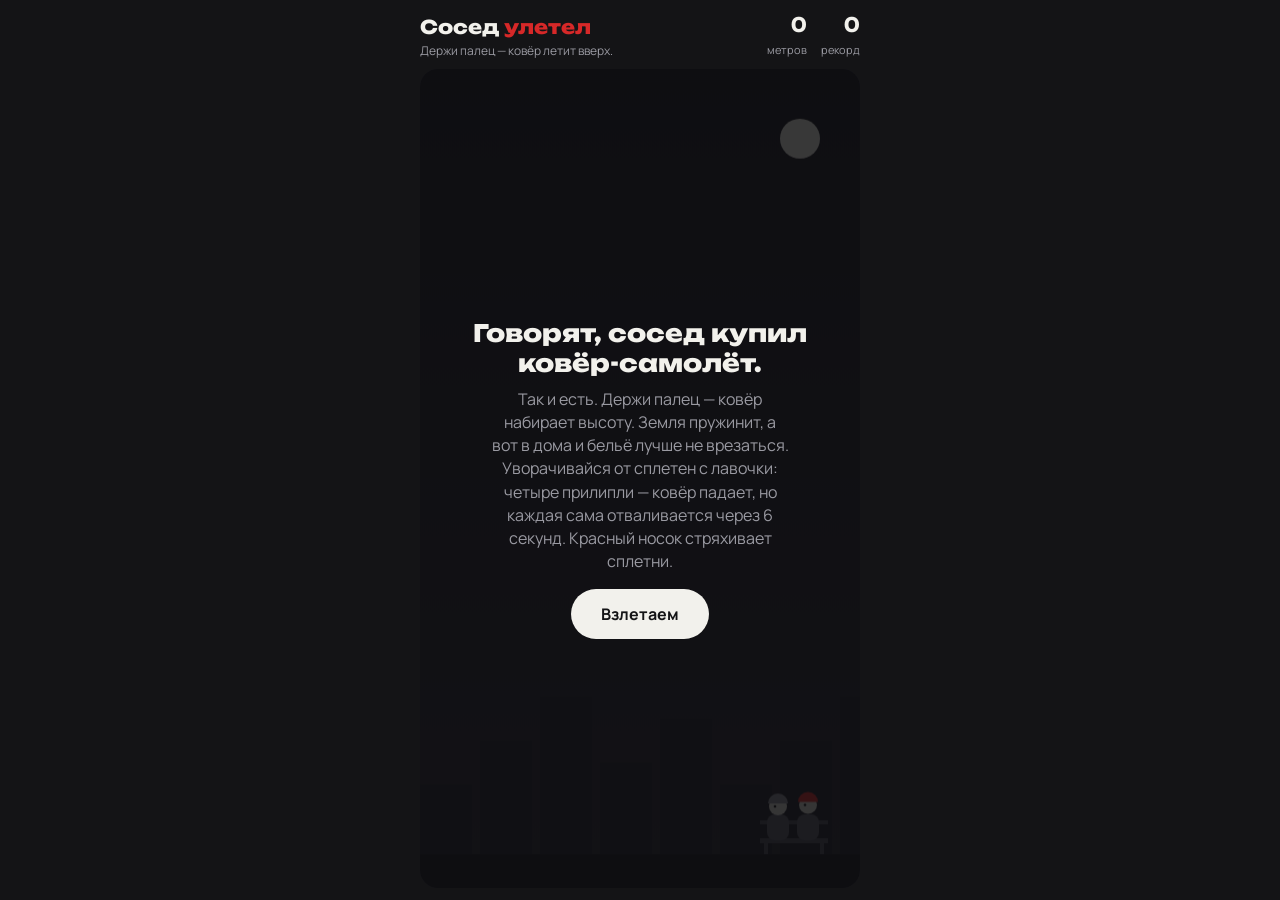
<file: kover/index.html>
<!doctype html>
<html lang="ru">
<head>
<meta charset="utf-8">
<meta name="viewport" content="width=device-width, initial-scale=1, viewport-fit=cover, user-scalable=no">
<script src="https://telegram.org/js/telegram-web-app.js"></script>
<title>Сосед улетел</title>
<meta http-equiv="Cache-Control" content="no-cache">
<link rel="preconnect" href="https://fonts.googleapis.com">
<link rel="stylesheet" href="https://fonts.googleapis.com/css2?family=Unbounded:wght@600;800&family=Manrope:wght@500;700;800&display=swap">
<link rel="stylesheet" href="../common/eto.css">
<style>
/* One dusk courtyard scene by choice: HUD strip, full-height play area, newspaper game-over. */
:root {
  --night: #141416; --paper: #f2f1ec; --muted: #9a9aa2; --red: #d62828; --news: #ecebe4; --ink: #1e1e20;
  --display: "Unbounded", "Arial Black", system-ui, sans-serif;
  --body: "Manrope", system-ui, -apple-system, "Segoe UI", sans-serif;
  color-scheme: dark;
}
[hidden] { display: none !important; }
html, body { height: 100%; margin: 0; }
body {
  background: var(--night); color: var(--paper); font-family: var(--body);
  padding-left: max(16px, env(safe-area-inset-left, 0px));
  padding-right: max(16px, env(safe-area-inset-right, 0px));
  padding-block: 12px; box-sizing: border-box; overflow: hidden; touch-action: none;
  -webkit-user-select: none; user-select: none;
}
.app { height: 100%; max-width: 440px; margin: 0 auto; display: flex; flex-direction: column; gap: 10px; }
header { display: flex; align-items: flex-end; justify-content: space-between; gap: 12px; }
h1 { font-family: var(--display); font-weight: 800; font-size: 19px; margin: 0; line-height: 1.1; }
h1 span { color: var(--red); }
.tag { font-size: 12px; color: var(--muted); margin-top: 4px; }
.scores { display: flex; gap: 14px; font-variant-numeric: tabular-nums; text-align: right; }
.scores b { display: block; font-family: var(--display); font-size: 20px; }
.scores small { font-size: 11px; color: var(--muted); }
.stage { position: relative; flex: 1; min-height: 0; border-radius: 18px; overflow: hidden; background: #1a1a20; }
canvas { display: block; width: 100%; height: 100%; }
.overlay {
  position: absolute; inset: 0; display: flex; flex-direction: column; align-items: center; justify-content: center;
  gap: 10px; padding: 20px; overflow-y: auto; text-align: center; background: rgba(13,13,16,.8);
}
.overlay h2 { font-family: var(--display); font-weight: 800; font-size: 24px; margin: 0; text-wrap: balance; }
.overlay p { margin: 0; color: var(--muted); max-width: 300px; line-height: 1.45; }
.btn {
  margin-top: 6px; font: 700 16px var(--body); color: #141416; background: var(--paper);
  border: 0; border-radius: 999px; padding: 14px 30px; cursor: pointer;
}
.btn:active { transform: scale(.97); }
.btn:focus-visible { outline: 3px solid var(--red); outline-offset: 3px; }
.news {
  background: var(--news); color: var(--ink); width: min(320px, 100%); padding: 18px 18px 16px; border-radius: 4px;
  transform: rotate(-2deg); box-shadow: 0 12px 40px rgba(0,0,0,.5); text-align: center;
}
.news .mast { font-family: var(--display); font-weight: 800; font-size: 22px; letter-spacing: .02em; border-bottom: 3px double var(--ink); padding-bottom: 6px; }
.news .sub { font-size: 11px; color: #5a5a5c; margin: 6px 0 10px; }
.news .stamp { display: inline-block; font-family: var(--display); font-weight: 800; color: var(--red); border: 3px solid var(--red); padding: 2px 8px; font-size: 13px; transform: rotate(-4deg); margin-bottom: 8px; }
.news .head { font-family: var(--display); font-weight: 800; font-size: 21px; line-height: 1.15; }
.news .head b { color: var(--red); }
.news .foot { font-size: 12px; color: #5a5a5c; margin-top: 10px; line-height: 1.4; }
</style>
</head>
<body>
<div class="app">
  <header>
    <div>
      <h1>Сосед <span>улетел</span></h1>
      <div class="tag">Держи палец — ковёр летит вверх.</div>
    </div>
    <div class="scores">
      <div><b id="score">0</b><small>метров</small></div>
      <div><b id="best">0</b><small>рекорд</small></div>
    </div>
  </header>
  <div class="stage" id="stage">
    <canvas id="c"></canvas>
    <div class="overlay" id="start">
      <h2>Говорят, сосед купил ковёр-самолёт.</h2>
      <p>Так и есть. Держи палец — ковёр набирает высоту. Земля пружинит, а вот в дома и бельё лучше не врезаться. Уворачивайся от сплетен с лавочки: четыре прилипли — ковёр падает, но каждая сама отваливается через 6 секунд. Красный носок стряхивает сплетни.</p>
      <button class="btn" id="go">Взлетаем</button>
    </div>
    <div class="overlay" id="over" hidden>
      <div class="news">
        <div class="mast">ВЕСТИ ПОДЪЕЗДА</div>
        <div class="sub">экстренный выпуск · только у нас</div>
        <div class="stamp" id="stamp">СЕНСАЦИЯ</div>
        <div class="head">СОСЕД УЛЕТЕЛ<br>НА <b id="final">0</b> МЕТРОВ</div>
        <div class="foot" id="line"></div>
      </div>
      <button class="btn" id="again">Ещё полёт</button>
    </div>
  </div>
</div>
<script src="../common/config.js"></script>
<script src="../common/eto.js"></script>
<script>
(() => {
  const tg = window.Telegram && window.Telegram.WebApp;
  try { tg && tg.ready(); tg && tg.expand(); } catch (e) {}
  const haptic = (t) => { try { tg && tg.HapticFeedback && (t === 'bad' ? tg.HapticFeedback.notificationOccurred('error') : tg.HapticFeedback.impactOccurred(t)); } catch (e) {} };
  const $ = (id) => document.getElementById(id);

  let best = 0;
  try { best = +localStorage.getItem('kover_best') || 0; } catch (e) {}
  try { tg && tg.CloudStorage && tg.CloudStorage.getItem('kover_best', (e, v) => { if (!e && v) { best = Math.max(best, +v || 0); $('best').textContent = best; } }); } catch (e) {}
  $('best').textContent = best;
  const saveBest = () => {
    try { localStorage.setItem('kover_best', String(best)); } catch (e) {}
    try { tg && tg.CloudStorage && tg.CloudStorage.setItem('kover_best', String(best)); } catch (e) {}
  };

  const cv = $('c'), ctx = cv.getContext('2d');
  let Wd = 360, Hd = 640;
  function resize() {
    const r = $('stage').getBoundingClientRect(), dpr = Math.min(2.5, window.devicePixelRatio || 1);
    Wd = r.width; Hd = r.height; cv.width = Wd * dpr; cv.height = Hd * dpr; ctx.setTransform(dpr, 0, 0, dpr, 0, 0);
  }
  window.addEventListener('resize', resize); resize();

  const PAPER = '#f2f1ec', INK = '#141416', RED = '#d62828';
  // gossip escalates the further he flies: from "bought a carpet" to complete nonsense
  const RUMORS = [
    ['носки разные!', 'зазвездился…'],
    ['ходит теперь, выпендривается…', 'тьфу на него…'],
    ['наверное, скоро посадят…'],
  ];
  const LINES = [
    'Свидетели: все. Видевшие: никто.',
    'Подробности — у бабушек на лавочке.',
    'Соседи уже обсуждают. Это нормально.',
    'Источник: «мне сказали».',
    'Вернётся — расскажет. Наверное.',
  ];
  const ground = () => Hd - 34;

  let state = 'menu', hold = false, y, vy, dist, cups, stuck, buildings, rumors, items, pops, nextB, nextR, shake, t0 = 0, crashT = 0, benches, gossipCrash = false;

  function reset() {
    y = Hd * 0.4; vy = 0; dist = 0; cups = 0; gossipCrash = false; stuck = []; buildings = []; rumors = []; items = []; pops = [];
    nextB = 320; nextR = 1.5; shake = 0; crashT = 0;
    benches = [{ x: Wd * 0.85 }, { x: Wd * 0.85 + 520 }]; // benches are part of the street and scroll past
    $('score').textContent = 0;
  }
  const speed = () => 95 + Math.min(75, dist * 0.04);
  const score = () => Math.floor(dist / 10) + cups * 5;
  const PX = () => Wd * 0.28; // carpet x

  // input: hold anywhere
  const down = (e) => { if (state === 'play') { hold = true; e.preventDefault(); } };
  const up = () => { hold = false; };
  $('stage').addEventListener('pointerdown', down);
  window.addEventListener('pointerup', up);
  window.addEventListener('pointercancel', up);
  window.addEventListener('keydown', (e) => { if (e.code === 'Space' || e.code === 'ArrowUp') { e.preventDefault(); if (state === 'play') hold = true; else if (state !== 'crash') start(); } });
  window.addEventListener('keyup', (e) => { if (e.code === 'Space' || e.code === 'ArrowUp') hold = false; });

  function addBuilding(x) {
    const minGap = Hd * 0.42, h = Hd * (0.12 + Math.random() * 0.28);
    const hasLine = Math.random() < Math.min(0.35, 0.03 + dist / 8000);
    buildings.push({ x, w: 70 + Math.random() * 50, h, lineY: hasLine ? Math.max(70, ground() - h - minGap - Math.random() * 60) : null, win: Math.floor(Math.random() * 1000) });
    if (Math.random() < 0.7) items.push({ kind: 'cup', x: x + 40, y: ground() - h - 40 - Math.random() * 90, ph: Math.random() * 6.28 });
    if (Math.random() < 0.12) items.push({ kind: 'sock', x: x + 110, y: Hd * (0.15 + Math.random() * 0.3), ph: Math.random() * 6.28 });
  }

  function addRumor() {
    const tier = dist < 600 ? 0 : dist < 1500 ? (Math.random() < 0.5 ? 0 : 1) : (Math.random() < 0.4 ? 1 : 2);
    // never repeat a phrase that is already flying or stuck on the carpet
    const busy = new Set([...stuck.map(q => q.txt), ...rumors.filter(q => !q.stuck).map(q => q.txt)]);
    let pool = RUMORS[tier].filter(q => !busy.has(q));
    if (!pool.length) pool = RUMORS.flat().filter(q => !busy.has(q));
    if (!pool.length) return false;
    const txt = pool[Math.floor(Math.random() * pool.length)];
    ctx.font = '700 12px Manrope, sans-serif';
    const w = ctx.measureText(txt).width + 20;
    // gossip comes only from a bench that is on screen ahead of the neighbour
    const b = benches.find(q => q.x > PX() + 70 && q.x < Wd + 30);
    if (!b) return false;
    const sx = b.x - 10, sy = ground() - 60;
    const ty = y + (Math.random() * 80 - 40);
    const T = 2.5;
    rumors.push({ txt, w, x: sx, y: sy, vx: (PX() - sx) / T - speed() * 0.15, vy: (ty - sy) / T, stuck: false });
    return true;
  }

  function hitRect(cx, cy, r, x0, y0, x1, y1) {
    const nx = Math.max(x0, Math.min(cx, x1)), ny = Math.max(y0, Math.min(cy, y1));
    return (cx - nx) ** 2 + (cy - ny) ** 2 < r * r;
  }

  function crash(reason) {
    if (state !== 'play') return;
    state = 'crash'; crashT = 0; hold = false; haptic('bad'); shake = 0.4;
    setTimeout(gameOver, 900);
    pops.push({ txt: reason, x: PX(), y: y - 40, t: 0, color: RED });
  }

  function gameOver() {
    state = 'over';
    const s = score();
    $('final').textContent = s;
    const record = s > best;
    if (record) { best = s; $('best').textContent = best; saveBest(); }
    $('stamp').textContent = record ? 'НОВЫЙ РЕКОРД' : 'СЕНСАЦИЯ';
    $('line').textContent = LINES[Math.floor(Math.random() * LINES.length)] + (cups ? ` Выпито чашек чая: ${cups}.` : '');
    try { const r = ETO.finish({ game: 'kover', score: s, cups, gossipCrash }); ETO.resultPanel($('over'), 'kover', s, r); } catch (e) {}
    $('over').hidden = false;
  }

  function step(dt) {
    if (state === 'menu' || state === 'over') return;
    if (state === 'crash') { crashT += dt; vy += 900 * dt; y = Math.min(ground() - 10, y + vy * dt); shake = Math.max(0, shake - dt); return; }
    // a stuck rumour falls off by itself after 6 seconds
    stuck.forEach(st => st.t += dt);
    if (stuck.some(st => st.t >= 6)) { stuck = stuck.filter(st => st.t < 6); pops.push({ txt: 'сплетня отвалилась', x: PX(), y: y - 60, t: 0, color: PAPER }); }
    const heavy = 1 + stuck.length * 0.15;
    const g = Hd * 0.62 * heavy, lift = Hd * 1.35;
    vy += (g - (hold ? lift : 0)) * dt;
    vy *= 1 - 1.6 * dt;
    vy = Math.max(-Hd * 0.42, Math.min(Hd * 0.48, vy));
    y += vy * dt;
    if (y < 76) { y = 76; vy = Math.max(0, vy); }
    const sp = speed();
    dist += sp * dt;
    $('score').textContent = score();

    nextB -= sp * dt;
    if (nextB <= 0) { addBuilding(Wd + 10); nextB = 250 + Math.random() * 150 - Math.min(50, dist / 150); }
    nextR -= dt;
    if (nextR <= 0) { nextR = addRumor() ? Math.max(1.6, 3.0 - dist / 3000) + Math.random() * 1.0 : 0.3; }

    benches.forEach(q => q.x -= sp * dt);
    benches = benches.filter(q => q.x > -60);
    const lastB = benches.length ? benches[benches.length - 1].x : 0;
    if (lastB < Wd + 200) benches.push({ x: Math.max(lastB, Wd) + 240 + Math.random() * 160 });
    buildings.forEach(b => b.x -= sp * dt);
    buildings = buildings.filter(b => b.x + b.w > -20);
    items.forEach(i => i.x -= sp * dt);
    items = items.filter(i => i.x > -30 && !i.got);
    rumors.forEach(r => { if (!r.stuck) { r.x += r.vx * dt - sp * dt * 0.0; r.y += r.vy * dt; } });
    rumors = rumors.filter(r => !r.stuck && r.x + r.w > -20 && r.y > -40);
    pops.forEach(p => p.t += dt); pops = pops.filter(p => p.t < 1);

    const cx = PX(), cy = y, R = 14;
    if (y > ground() - 14) { y = ground() - 14; vy = -Hd * 0.4; pops.push({ txt: 'ой!', x: cx, y: cy - 50, t: 0, color: PAPER }); haptic('light'); }
    for (const b of buildings) {
      if (hitRect(cx, cy, R, b.x, ground() - b.h, b.x + b.w, ground())) return crash('бах!');
      if (b.lineY !== null && cx > b.x - 70 && cx < b.x + b.w * 0.5 && Math.abs(cy - b.lineY) < 9) return crash('бельё!');
    }
    for (const r of rumors) {
      if (r.stuck) continue;
      if (Math.abs(r.x + r.w / 2 - cx) < r.w / 2 - 6 && Math.abs(r.y - cy) < 16) {
        r.stuck = true; if (stuck.some(q => q.txt === r.txt)) continue; stuck.push({ txt: r.txt, t: 0 }); haptic('medium');
        pops.push({ txt: 'прилипло!', x: cx, y: cy - 50, t: 0, color: RED });
        if (stuck.length >= 4) { gossipCrash = true; return crash('сплетни перевесили'); }
      }
    }
    for (const it of items) {
      // pick up anything touching the neighbour or the carpet: a box from the cap down to the carpet edge, with a generous margin
      if (it.x > cx - 52 && it.x < cx + 52 && it.y > cy - 80 && it.y < cy + 22) {
        it.got = true;
        if (it.kind === 'cup') { cups++; haptic('light'); pops.push({ txt: '+5', x: it.x, y: it.y - 16, t: 0, color: PAPER }); }
        else { stuck = []; haptic('heavy'); pops.push({ txt: 'сплетни стряхнуты', x: it.x, y: it.y - 16, t: 0, color: RED }); }
      }
    }
  }

  // drawing
  function rr(x, y, w, h, r) { ctx.beginPath(); ctx.roundRect(x, y, w, h, r); }
  function cupShape(x, y, t) {
    ctx.fillStyle = PAPER; ctx.beginPath(); ctx.moveTo(x - 9, y - 6); ctx.lineTo(x + 9, y - 6); ctx.lineTo(x + 7, y + 9); ctx.lineTo(x - 7, y + 9); ctx.fill();
    ctx.strokeStyle = PAPER; ctx.lineWidth = 2.5; ctx.beginPath(); ctx.arc(x + 10, y, 4, -1.3, 1.3); ctx.stroke();
    ctx.strokeStyle = 'rgba(242,241,236,.6)'; ctx.lineWidth = 1.6;
    for (let i = -1; i <= 1; i++) { ctx.beginPath(); ctx.moveTo(x + i * 4, y - 9); ctx.quadraticCurveTo(x + i * 4 + Math.sin(t * 2.5 + i) * 2, y - 14, x + i * 4, y - 19); ctx.stroke(); }
  }
  function sockShape(x, y) {
    ctx.fillStyle = RED; rr(x - 6, y - 14, 12, 20, 4); ctx.fill(); rr(x - 6, y + 1, 20, 10, 5); ctx.fill();
    ctx.fillStyle = PAPER; ctx.fillRect(x - 6, y - 14, 12, 4);
  }
  function bubble(txt, x, y, w, stuckTo) {
    ctx.fillStyle = stuckTo ? '#e8d9d9' : PAPER; rr(x, y - 13, w, 26, 13); ctx.fill();
    ctx.fillStyle = RED; ctx.beginPath(); ctx.arc(x + 11, y, 3.5, 0, 7); ctx.fill();
    ctx.fillStyle = INK; ctx.font = '700 12px Manrope, sans-serif'; ctx.textAlign = 'left'; ctx.textBaseline = 'middle';
    ctx.fillText(txt, x + 19, y + 0.5);
  }

  function drawBg(t) {
    const g = ctx.createLinearGradient(0, 0, 0, Hd);
    g.addColorStop(0, '#15151b'); g.addColorStop(1, '#2a2730');
    ctx.fillStyle = g; ctx.fillRect(0, 0, Wd, Hd);
    ctx.fillStyle = '#e9e7df'; ctx.beginPath(); ctx.arc(Wd - 60, 70, 20, 0, 7); ctx.fill();
    // far skyline parallax
    ctx.fillStyle = '#202027';
    const off = (dist * 0.25) % 120;
    for (let i = -1; i < Wd / 60 + 2; i++) { const h = 70 + ((i * 37 + Math.floor((dist * 0.25) / 120) * 13) % 5) * 22; ctx.fillRect(i * 60 - off % 60, ground() - h, 52, h); }
  }
  function drawBuilding(b) {
    const top = ground() - b.h;
    ctx.fillStyle = '#3a3a44'; ctx.fillRect(b.x, top, b.w, b.h);
    ctx.fillStyle = '#4a4a56'; ctx.fillRect(b.x, top, b.w, 6);
    for (let wy = top + 16; wy < ground() - 20; wy += 26)
      for (let wx = b.x + 10, k = 0; wx < b.x + b.w - 20; wx += 22, k++) {
        const on = ((b.win + wy * 3 + k * 7) | 0) % 4 === 0;
        ctx.fillStyle = on ? '#e9d9a6' : '#2a2a32'; ctx.fillRect(wx, wy, 11, 14);
      }
    if (b.lineY !== null) {
      ctx.strokeStyle = '#8a8a94'; ctx.lineWidth = 1.5;
      ctx.beginPath(); ctx.moveTo(b.x - 70, b.lineY - 4); ctx.quadraticCurveTo(b.x - 10, b.lineY + 8, b.x + b.w * 0.5, b.lineY - 4); ctx.stroke();
      ctx.strokeStyle = '#3a3a44'; ctx.lineWidth = 4; ctx.beginPath(); ctx.moveTo(b.x + b.w * 0.5, b.lineY - 4); ctx.lineTo(b.x + b.w * 0.5, top); ctx.stroke();
      const cl = [PAPER, RED, '#c9c9cf', PAPER];
      cl.forEach((c, i) => { ctx.fillStyle = c; ctx.fillRect(b.x - 58 + i * 26, b.lineY, 14, i % 2 ? 18 : 14); });
    }
  }
  // grannies on benches along the street: they sit, turn to watch, and throw gossip
  function drawBench(t) {
    const gy = ground();
    benches.forEach(q => {
      const x = q.x;
      if (x < -60 || x > Wd + 60) return;
      ctx.fillStyle = '#4a4a56'; ctx.fillRect(x - 34, gy - 16, 68, 5); ctx.fillRect(x - 30, gy - 11, 4, 11); ctx.fillRect(x + 26, gy - 11, 4, 11);
      ctx.fillRect(x - 34, gy - 34, 68, 4);
      [[-16, 0], [14, 1]].forEach(([dx, k]) => {
        const talk = Math.sin(t * 6 + k * 2 + x * 0.01) > 0.3 ? 1.5 : 0;
        ctx.fillStyle = '#5a5a66'; rr(x + dx - 11, gy - 40, 22, 26, 8); ctx.fill();
        ctx.fillStyle = '#d8d6ce'; ctx.beginPath(); ctx.arc(x + dx, gy - 48 - talk, 9, 0, 7); ctx.fill();
        ctx.fillStyle = k ? RED : '#8a8a94'; ctx.beginPath(); ctx.arc(x + dx, gy - 51 - talk, 10, Math.PI, 0); ctx.fill();
        // eyes follow the neighbour: look left while he is to the left
        ctx.fillStyle = INK; ctx.beginPath(); ctx.arc(x + dx + (x > PX() ? -3 : 3), gy - 48 - talk, 1.3, 0, 7); ctx.fill();
      });
    });
  }
  function drawCarpet(t) {
    const x = PX(), cy = y, wave = (k) => Math.sin(t * 8 + k) * 3;
    ctx.save();
    if (shake > 0) ctx.translate((Math.random() - .5) * 8 * shake, 0);
    const tilt = Math.max(-0.25, Math.min(0.3, vy / (Hd * 2.4)));
    ctx.translate(x, cy); ctx.rotate(tilt);
    // stuck rumors trail behind
    stuck.forEach((s, i) => { ctx.font = '700 12px Manrope, sans-serif'; const w = ctx.measureText(s.txt).width + 26; ctx.globalAlpha = s.t > 4.5 ? (Math.sin(s.t * 20) > 0 ? 0.35 : 1) : 1; bubble(s.txt, -40 - w - i * 8, 18 + i * 22, w, true); ctx.globalAlpha = 1; });
    // neighbour: round head, flat cap, big moustache, tracksuit with two stripes, tea glass in a holder
    const SKIN = '#f0d8bf', GING = '#d9732a';
    ctx.fillStyle = '#26262e'; rr(-16, -32, 32, 32, 10); ctx.fill();
    ctx.fillStyle = PAPER; ctx.fillRect(-12, -30, 2.5, 28); ctx.fillRect(-8, -30, 2.5, 28);
    ctx.fillStyle = '#3a3a44'; ctx.fillRect(-4, -32, 8, 5); // zip collar
    ctx.fillStyle = SKIN; ctx.strokeStyle = INK; ctx.lineWidth = 2;
    ctx.beginPath(); ctx.ellipse(0, -46, 15, 16, 0, 0, 7); ctx.fill(); ctx.stroke();
    ctx.beginPath(); ctx.arc(13, -46, 3.5, -1.4, 1.4); ctx.stroke(); // ear
    // ginger hair sticking out under the cap + sideburns
    ctx.fillStyle = GING;
    for (const [hx, hy, a] of [[-15, -55, -0.6], [-16, -50, -0.9], [-12, -57, -0.3], [14, -55, 0.7]]) { ctx.save(); ctx.translate(hx, hy); ctx.rotate(a); ctx.beginPath(); ctx.moveTo(-3, 0); ctx.lineTo(0, -7); ctx.lineTo(3, 0); ctx.fill(); ctx.restore(); }
    ctx.fillRect(-15, -52, 4, 10); ctx.fillRect(11, -52, 4, 8);
    // freckles
    ctx.fillStyle = '#c98a5a'; for (const [fx, fy] of [[-8, -43], [-5, -41], [-9, -40], [8, -43], [10, -40], [6, -41]]) { ctx.beginPath(); ctx.arc(fx, fy, 0.9, 0, 7); ctx.fill(); }
    // flat cap
    ctx.fillStyle = '#5a5a66'; ctx.beginPath(); ctx.ellipse(-1, -58, 16, 7, -0.05, Math.PI, 0); ctx.fill();
    ctx.beginPath(); ctx.moveTo(-17, -57); ctx.lineTo(10, -57); ctx.lineTo(24, -53); ctx.lineTo(8, -52); ctx.lineTo(-17, -54); ctx.closePath(); ctx.fill();
    // eyes + brows
    ctx.fillStyle = INK;
    const sq = state === 'crash';
    if (sq) { ctx.lineWidth = 2; ctx.beginPath(); ctx.moveTo(-8, -50); ctx.lineTo(-3, -46); ctx.moveTo(-3, -50); ctx.lineTo(-8, -46); ctx.moveTo(3, -50); ctx.lineTo(8, -46); ctx.moveTo(8, -50); ctx.lineTo(3, -46); ctx.stroke(); }
    else { ctx.beginPath(); ctx.arc(-5, -48, 2, 0, 7); ctx.arc(6, -48, 2, 0, 7); ctx.fill(); }
    ctx.fillStyle = GING; ctx.fillRect(-9, hold ? -55 : -53, 7, 2.4); ctx.fillRect(2, hold ? -55 : -53, 7, 2.4);
    // nose + moustache
    ctx.fillStyle = '#d9a98c'; ctx.beginPath(); ctx.ellipse(1, -42, 3.5, 3, 0, 0, 7); ctx.fill();
    // mouth: smile while climbing, O when crashing, calm line otherwise
    ctx.strokeStyle = INK; ctx.lineWidth = 1.8; ctx.beginPath();
    if (sq) { ctx.arc(1, -35, 2.6, 0, 7); } else if (hold) { ctx.arc(1, -38, 5, 0.25, Math.PI - 0.25); } else { ctx.moveTo(-3, -35); ctx.quadraticCurveTo(1, -33.5, 5, -35); }
    ctx.stroke();
    // tea glass in a metal holder
    ctx.fillStyle = SKIN; ctx.beginPath(); ctx.arc(17, -14, 4, 0, 7); ctx.fill();
    ctx.fillStyle = 'rgba(200,120,60,.85)'; ctx.fillRect(16, -27, 9, 11);
    ctx.fillStyle = '#b8b8c0'; ctx.fillRect(15, -20, 11, 8); ctx.fillRect(25, -19, 3, 5);
    // carpet (colour from the skin)
    ctx.fillStyle = (window.ETO && ETO.skinColor('carpet')) || RED;
    ctx.beginPath(); ctx.moveTo(-40, wave(0)); ctx.quadraticCurveTo(-10, wave(1) - 4, 18, wave(2)); ctx.lineTo(40, wave(3) - 2);
    ctx.lineTo(40, wave(3) + 8); ctx.quadraticCurveTo(0, wave(2) + 12, -40, wave(0) + 10); ctx.closePath(); ctx.fill();
    ctx.strokeStyle = PAPER; ctx.lineWidth = 1.5; ctx.setLineDash([3, 4]);
    ctx.beginPath(); ctx.moveTo(-36, wave(0) + 5); ctx.quadraticCurveTo(0, wave(2) + 6, 36, wave(3) + 3); ctx.stroke(); ctx.setLineDash([]);
    ctx.strokeStyle = '#e9d9a6'; ctx.lineWidth = 1.5;
    for (let i = 0; i < 4; i++) { ctx.beginPath(); ctx.moveTo(-40, wave(0) + 2 + i * 2.5); ctx.lineTo(-48 - Math.sin(t * 10 + i) * 3, wave(0) + 2 + i * 3); ctx.stroke(); }
    // one sock and one slipper
    ctx.fillStyle = RED; ctx.fillRect(-12, -2, 9, 5); ctx.fillStyle = PAPER; ctx.fillRect(4, -2, 11, 5);
    ctx.restore();
  }

  function frame(now) {
    const t = now / 1000, dt = Math.min(0.033, t - (t0 || t)); t0 = t;
    step(dt);
    drawBg(t);
    buildings.forEach(drawBuilding);
    drawBench(t);
    ctx.fillStyle = '#16161b'; ctx.fillRect(0, ground(), Wd, Hd - ground());
    // gentle float with a fixed phase per item (phase from x made cups jitter while scrolling)
    items.forEach(i => i.kind === 'cup' ? cupShape(i.x, i.y, t) : sockShape(i.x, i.y));
    rumors.forEach(r => bubble(r.txt, r.x, r.y, r.w, false));
    if (state !== 'menu') drawCarpet(t);
    // weight indicator
    if (state === 'play' || state === 'crash') {
      ctx.font = '700 12px Manrope, sans-serif'; ctx.textAlign = 'left'; ctx.textBaseline = 'middle'; ctx.fillStyle = '#9a9aa2';
      ctx.fillText('сплетни:', 14, 20);
      for (let i = 0; i < 4; i++) { ctx.fillStyle = i < stuck.length ? RED : '#3a3a44'; ctx.beginPath(); ctx.arc(80 + i * 16, 20, 5, 0, 7); ctx.fill(); }
    }
    pops.forEach(p => { ctx.globalAlpha = 1 - p.t; ctx.fillStyle = p.color; ctx.font = '800 14px Unbounded, Arial Black, sans-serif'; ctx.textAlign = 'center'; ctx.fillText(p.txt, p.x, p.y - p.t * 30); });
    ctx.globalAlpha = 1;
    requestAnimationFrame(frame);
  }

  function start() { resize(); reset(); state = 'play'; $('start').hidden = true; $('over').hidden = true; }
  $('go').addEventListener('click', start);
  $('again').addEventListener('click', start);
  reset();
  requestAnimationFrame(frame);
})();
</script>
<script>try { ETO.backButton(); ETO.challengeBanner(document.getElementById('start'), 'kover'); } catch (e) {}</script>
</body>
</html>
</file>
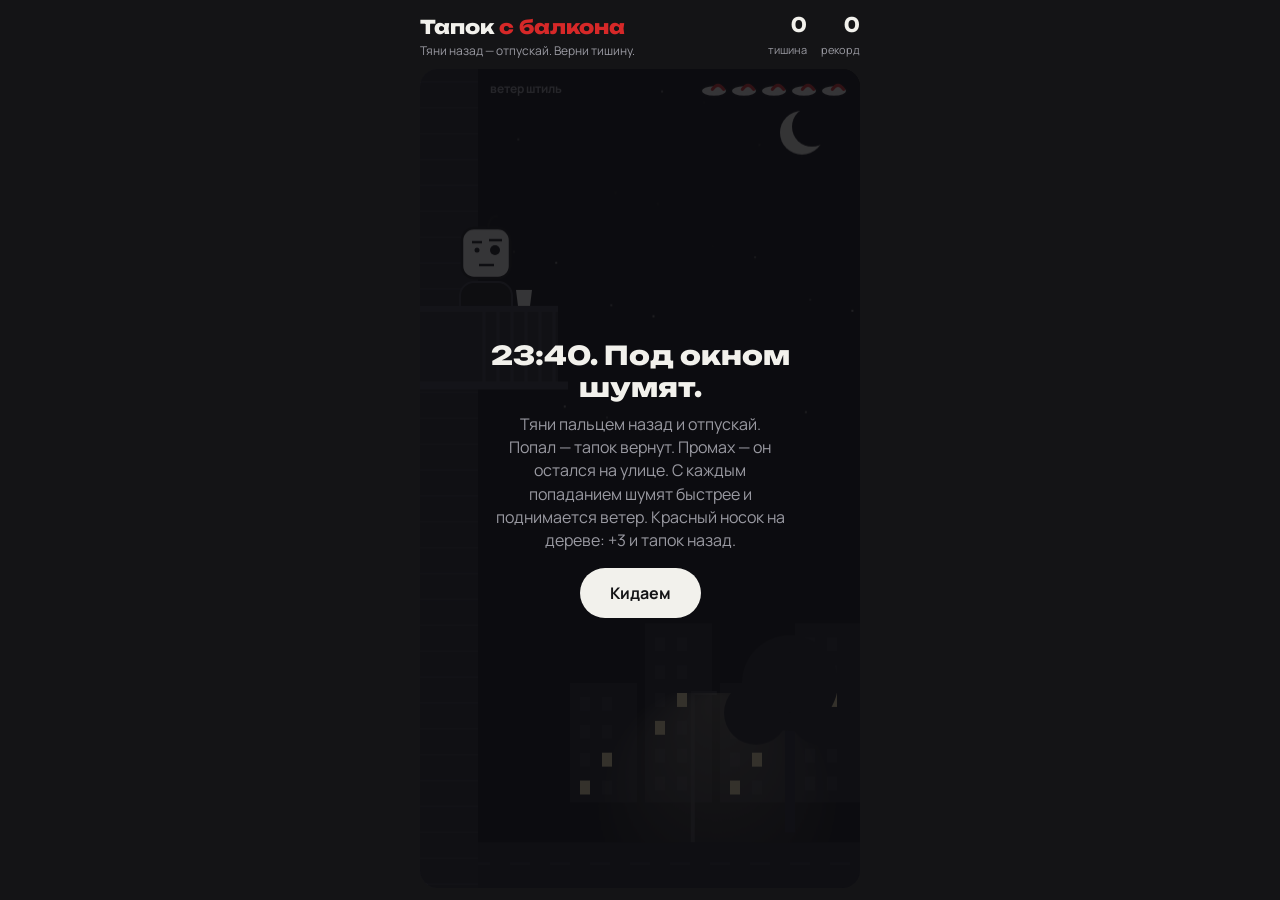
<file: tapok/index.html>
<!doctype html>
<html lang="ru">
<head>
<meta charset="utf-8">
<meta name="viewport" content="width=device-width, initial-scale=1, viewport-fit=cover, user-scalable=no">
<script src="https://telegram.org/js/telegram-web-app.js"></script>
<title>Тапок с балкона</title>
<link rel="preconnect" href="https://fonts.googleapis.com">
<link rel="stylesheet" href="https://fonts.googleapis.com/css2?family=Unbounded:wght@600;800&family=Manrope:wght@500;700;800&display=swap">
<link rel="stylesheet" href="../common/eto.css">
<style>
/* One dark night scene by choice: balcony top-left, street below, HUD strip on top. */
:root {
  --night: #141416; --paper: #f2f1ec; --muted: #9a9aa2; --red: #d62828; --line: #33333b;
  --display: "Unbounded", "Arial Black", system-ui, sans-serif;
  --body: "Manrope", system-ui, -apple-system, "Segoe UI", sans-serif;
  color-scheme: dark;
}
[hidden] { display: none !important; }
html, body { height: 100%; margin: 0; }
body {
  background: var(--night); color: var(--paper); font-family: var(--body);
  padding-left: max(16px, env(safe-area-inset-left, 0px));
  padding-right: max(16px, env(safe-area-inset-right, 0px));
  padding-block: 12px; box-sizing: border-box; overflow: hidden; touch-action: none;
  -webkit-user-select: none; user-select: none;
}
.app { height: 100%; max-width: 440px; margin: 0 auto; display: flex; flex-direction: column; gap: 10px; }
header { display: flex; align-items: flex-end; justify-content: space-between; gap: 12px; }
h1 { font-family: var(--display); font-weight: 800; font-size: 19px; margin: 0; line-height: 1.1; }
h1 span { color: var(--red); }
.tag { font-size: 12px; color: var(--muted); margin-top: 4px; }
.scores { display: flex; gap: 14px; font-variant-numeric: tabular-nums; text-align: right; }
.scores b { display: block; font-family: var(--display); font-size: 20px; }
.scores small { font-size: 11px; color: var(--muted); }
.stage { position: relative; flex: 1; min-height: 0; border-radius: 18px; overflow: hidden; background: #0d0d10; }
canvas { display: block; width: 100%; height: 100%; }
.overlay {
  position: absolute; inset: 0; display: flex; flex-direction: column; align-items: center; justify-content: center;
  gap: 10px; overflow-y: auto; padding: 24px; text-align: center; background: rgba(13,13,16,.82);
}
.overlay h2 { font-family: var(--display); font-weight: 800; font-size: 26px; margin: 0; }
.overlay p { margin: 0; color: var(--muted); max-width: 290px; line-height: 1.45; }
.overlay button {
  margin-top: 6px; font: 700 16px var(--body); color: #141416; background: var(--paper);
  border: 0; border-radius: 999px; padding: 14px 30px; cursor: pointer;
}
.overlay button:active { transform: scale(.97); }
.overlay .big { font-family: var(--display); font-size: 44px; color: var(--paper); }
</style>
</head>
<body>
<div class="app">
  <header>
    <div>
      <h1>Тапок <span>с балкона</span></h1>
      <div class="tag">Тяни назад — отпускай. Верни тишину.</div>
    </div>
    <div class="scores">
      <div><b id="score">0</b><small>тишина</small></div>
      <div><b id="best">0</b><small>рекорд</small></div>
    </div>
  </header>
  <div class="stage" id="stage">
    <canvas id="c"></canvas>
    <div class="overlay" id="start">
      <h2>23:40. Под окном шумят.</h2>
      <p>Тяни пальцем назад и отпускай. Попал — тапок вернут. Промах — он остался на улице. С каждым попаданием шумят быстрее и поднимается ветер. Красный носок на дереве: +3 и тапок назад.</p>
      <button id="go">Кидаем</button>
    </div>
    <div class="overlay" id="over" hidden>
      <h2>Тапки кончились.</h2>
      <div class="big" id="final">0</div>
      <p id="line"></p>
      <button id="again">Ещё раз</button>
    </div>
  </div>
</div>
<script src="../common/config.js"></script>
<script src="../common/eto.js"></script>
<script>
(() => {
  const tg = window.Telegram && window.Telegram.WebApp;
  try { tg && tg.ready(); tg && tg.expand(); } catch (e) {}
  const haptic = (t) => { try { tg && tg.HapticFeedback && (t === 'bad' ? tg.HapticFeedback.notificationOccurred('error') : tg.HapticFeedback.impactOccurred(t)); } catch (e) {} };
  const $ = (id) => document.getElementById(id);

  let best = 0;
  try { best = +localStorage.getItem('tapok_best') || 0; } catch (e) {}
  try { tg && tg.CloudStorage && tg.CloudStorage.getItem('tapok_best', (e, v) => { if (!e && v) { best = Math.max(best, +v || 0); $('best').textContent = best; } }); } catch (e) {}
  $('best').textContent = best;
  const saveBest = () => {
    try { localStorage.setItem('tapok_best', String(best)); } catch (e) {}
    try { tg && tg.CloudStorage && tg.CloudStorage.setItem('tapok_best', String(best)); } catch (e) {}
  };

  const cv = $('c'), ctx = cv.getContext('2d');
  let Wd = 360, Hd = 640, dpr = 1;
  function resize() {
    const r = $('stage').getBoundingClientRect();
    dpr = Math.min(2.5, window.devicePixelRatio || 1);
    Wd = r.width; Hd = r.height;
    cv.width = Wd * dpr; cv.height = Hd * dpr;
    ctx.setTransform(dpr, 0, 0, dpr, 0, 0);
  }
  window.addEventListener('resize', resize);
  resize();

  const PAPER = '#f2f1ec', INK = '#141416', RED = '#d62828';
  const G = () => Hd * 1.45;                      // gravity scales with screen
  const ground = () => Hd - 46;
  const origin = () => ({ x: 92, y: Math.min(220, Hd * 0.3) });

  const KINDS = [
    { name: 'car', w: 74, h: 30, sound: 'УИУ-УИУ', line: 'сигналка' },
    { name: 'cobalt', w: 80, h: 34, sound: 'БУМ-БУМ', line: 'Кобальт с басами' },
    { name: 'w220', w: 96, h: 32, sound: 'ТУЦ-ТУЦ', line: 'Мерс 220' },
    { name: 'scooter', w: 52, h: 40, sound: 'ДЗЫНЬ', line: 'самокат' },
    { name: 'cat', w: 46, h: 30, sound: 'МЯУУУ', line: 'кот' },
  ];
  const LINES = [
    'Зато высказался.',
    'Теперь ты в одном носке. Как обычно.',
    'Соседи всё поняли.',
    'Тишина — это роскошь.',
    'Спустишься за тапками утром. Наверное.',
    'Чай, кстати, остыл.',
  ];

  let state = 'menu', score = 0, tapki = 5, targets = [], flying = null, drag = null, pops = [], sock = null, wind = 0, spawnT = 0, t0 = 0, landed = [];

  function reset() {
    score = 0; tapki = 5; targets = []; flying = null; drag = null; pops = []; landed = [];
    sock = null; spawnT = 0.6; newWind();
    // street is already noisy when the game starts
    for (let i = 0; i < 3; i++) spawn(Wd * (0.35 + i * 0.22));
    $('score').textContent = 0;
  }
  // no wind for the first 3 hits, then it grows with every hit
  function newWind() { wind = score < 3 ? 0 : Math.round((Math.random() * 2 - 1) * Math.min(3, 1 + (score - 3) / 5)); }
  // hit tolerance shrinks with every hit: generous at first, tight later
  const tol = () => Math.max(3, 24 - score * 1.4);

  function spawn(atX) {
    const k = KINDS[Math.floor(Math.random() * KINDS.length)];
    const dir = Math.random() < 0.5 ? -1 : 1;
    const sp = (20 + Math.random() * 18 + score * 3.5) * dir;
    targets.push({ k, x: atX !== undefined ? atX : (dir < 0 ? Wd + k.w : -k.w), y: ground(), vx: sp, ph: Math.random() * 6, hit: 0 });
  }

  function throwIt(vx, vy) {
    const o = origin();
    flying = { x: o.x, y: o.y, vx, vy, r: 0, vr: (vx > 0 ? 1 : -1) * 11 };
    tapki -= 1; haptic('light');
  }

  // input: pull back anywhere, release to throw
  const pt = (e) => { const r = cv.getBoundingClientRect(); return { x: e.clientX - r.left, y: e.clientY - r.top }; };
  cv.addEventListener('pointerdown', (e) => { if (state !== 'play' || flying || tapki <= 0) return; drag = { a: pt(e), b: pt(e) }; cv.setPointerCapture(e.pointerId); });
  cv.addEventListener('pointermove', (e) => { if (drag) drag.b = pt(e); });
  const release = () => {
    if (!drag) return;
    const v = launchVel(); drag = null;
    if (v && Math.hypot(v.vx, v.vy) > 60) throwIt(v.vx, v.vy);
  };
  cv.addEventListener('pointerup', release);
  cv.addEventListener('pointercancel', () => { drag = null; });

  function launchVel() {
    if (!drag) return null;
    let dx = drag.a.x - drag.b.x, dy = drag.a.y - drag.b.y;
    const len = Math.hypot(dx, dy), max = Math.min(Wd, Hd) * 0.45;
    if (len > max) { dx *= max / len; dy *= max / len; }
    const k = Hd * 0.0048;
    return { vx: dx * k * 1.0, vy: dy * k * 1.0 };
  }

  // drawing helpers
  function rr(x, y, w, h, r) { ctx.beginPath(); ctx.roundRect(x, y, w, h, r); }
  function slipper(x, y, ang, s = 1) {
    ctx.save(); ctx.translate(x, y); ctx.rotate(ang); ctx.scale(s, s);
    const sk = (window.ETO && ETO.skin('slipper')) || 'classic';
    ctx.fillStyle = sk === 'gold' ? '#e2b94b' : PAPER; ctx.strokeStyle = INK; ctx.lineWidth = 2;
    ctx.beginPath(); ctx.ellipse(0, 0, 16, 7, 0, 0, Math.PI * 2); ctx.fill(); ctx.stroke();
    ctx.strokeStyle = sk === 'flower' ? '#e58fb0' : sk === 'gold' ? '#b8892a' : RED; ctx.lineWidth = 4; ctx.lineCap = 'round';
    ctx.beginPath(); ctx.moveTo(-2, -2); ctx.quadraticCurveTo(5, -12, 12, -2); ctx.stroke();
    if (sk === 'flower') { ctx.fillStyle = '#e58fb0'; for (const [fx, fy] of [[-9, 1], [-3, 3], [3, 1]]) { ctx.beginPath(); ctx.arc(fx, fy, 1.8, 0, 7); ctx.fill(); } }
    ctx.restore();
  }
  function redSock(x, y, s = 1) {
    ctx.save(); ctx.translate(x, y); ctx.scale(s, s); ctx.fillStyle = RED;
    rr(-6, -16, 12, 22, 4); ctx.fill(); rr(-6, 0, 20, 10, 5); ctx.fill();
    ctx.fillStyle = PAPER; ctx.fillRect(-6, -16, 12, 4); ctx.restore();
  }

  function drawBg(t) {
    ctx.fillStyle = '#0d0d10'; ctx.fillRect(0, 0, Wd, Hd);
    // moon + stars
    ctx.fillStyle = '#e9e7df'; ctx.beginPath(); ctx.arc(Wd - 58, 64, 22, 0, Math.PI * 2); ctx.fill();
    ctx.fillStyle = '#0d0d10'; ctx.beginPath(); ctx.arc(Wd - 48, 58, 20, 0, Math.PI * 2); ctx.fill();
    for (let i = 0; i < 26; i++) {
      const x = (i * 97.3) % Wd, y = (i * 53.7) % (Hd * 0.45) + 16;
      ctx.globalAlpha = 0.25 + 0.25 * Math.sin(t * 1.5 + i); ctx.fillStyle = PAPER; ctx.fillRect(x, y, 2, 2);
    }
    ctx.globalAlpha = 1;
    // houses across the street
    const gy = ground();
    for (let i = 0; i < 4; i++) {
      const x = 150 + i * ((Wd - 140) / 4), h = 120 + (i % 2) * 60;
      ctx.fillStyle = '#1b1b20'; ctx.fillRect(x, gy - h - 40, (Wd - 140) / 4 - 8, h);
      for (let wy = gy - h - 26; wy < gy - 56; wy += 28)
        for (let wx = x + 10; wx < x + (Wd - 140) / 4 - 22; wx += 22) {
          const on = ((wx * 7 + wy * 3) | 0) % 5 === 0;
          ctx.fillStyle = on ? '#e9d9a6' : '#26262c'; ctx.fillRect(wx, wy, 10, 14);
        }
    }
    // street lamp
    ctx.strokeStyle = '#2c2c33'; ctx.lineWidth = 4; ctx.beginPath(); ctx.moveTo(Wd * 0.62, gy); ctx.lineTo(Wd * 0.62, gy - 150); ctx.lineTo(Wd * 0.62 + 24, gy - 150); ctx.stroke();
    const grd = ctx.createRadialGradient(Wd * 0.62 + 24, gy - 146, 2, Wd * 0.62 + 24, gy - 40, 120);
    grd.addColorStop(0, 'rgba(240,226,180,.28)'); grd.addColorStop(1, 'rgba(240,226,180,0)');
    ctx.fillStyle = grd; ctx.fillRect(Wd * 0.62 - 100, gy - 150, 250, 150);
    // tree
    const tx = Wd - 70, ty = gy - 10;
    ctx.fillStyle = '#24242a'; ctx.fillRect(tx - 5, ty - 120, 10, 120);
    ctx.fillStyle = '#1d1d22'; ctx.beginPath(); ctx.arc(tx, ty - 150, 48, 0, Math.PI * 2); ctx.arc(tx - 34, ty - 120, 32, 0, Math.PI * 2); ctx.arc(tx + 30, ty - 118, 30, 0, Math.PI * 2); ctx.fill();
    // ground
    ctx.fillStyle = '#1a1a1f'; ctx.fillRect(0, gy, Wd, Hd - gy);
    ctx.fillStyle = '#26262c'; for (let x = 10; x < Wd; x += 40) ctx.fillRect(x, gy + 20, 20, 3);
  }

  function drawBalcony(t) {
    const o = origin();
    // wall
    ctx.fillStyle = '#202026'; ctx.fillRect(0, 0, 58, Hd);
    ctx.fillStyle = '#2a2a31'; for (let y = 12; y < Hd; y += 26) ctx.fillRect(0, y, 58, 2);
    // hero
    const hx = o.x - 26, hy = o.y - 36;
    ctx.fillStyle = INK; rr(hx - 26, hy + 30, 52, 60, 14); ctx.fill();
    ctx.strokeStyle = '#3a3a42'; ctx.lineWidth = 2; ctx.stroke();
    ctx.fillStyle = PAPER; ctx.strokeStyle = INK; ctx.lineWidth = 2.5;
    rr(hx - 24, hy - 24, 48, 50, 12); ctx.fill(); ctx.stroke();
    // cowlick
    ctx.beginPath(); ctx.moveTo(hx + 2, hy - 24); ctx.quadraticCurveTo(hx + 4, hy - 38, hx + 12, hy - 36); ctx.stroke();
    // eyes: small left, big right (angry when aiming)
    const aim = !!drag;
    ctx.fillStyle = INK;
    ctx.beginPath(); ctx.arc(hx - 9, hy - 2, 2.5, 0, Math.PI * 2); ctx.fill();
    ctx.beginPath(); ctx.arc(hx + 9, hy - 2, 5, 0, Math.PI * 2); ctx.fill();
    ctx.lineWidth = 2.5; ctx.beginPath();
    if (aim) { ctx.moveTo(hx - 14, hy - 12); ctx.lineTo(hx - 4, hy - 8); ctx.moveTo(hx + 16, hy - 13); ctx.lineTo(hx + 3, hy - 8); }
    else { ctx.moveTo(hx - 14, hy - 10); ctx.lineTo(hx - 4, hy - 10); ctx.moveTo(hx + 3, hy - 12); ctx.lineTo(hx + 16, hy - 12); }
    ctx.stroke();
    ctx.beginPath(); ctx.moveTo(hx - 7, hy + 13); ctx.lineTo(hx + 8, hy + 13); ctx.stroke();
    // cold tea on the railing
    ctx.fillStyle = PAPER; ctx.beginPath(); ctx.moveTo(o.x + 4, o.y + 2); ctx.lineTo(o.x + 20, o.y + 2); ctx.lineTo(o.x + 18, o.y + 18); ctx.lineTo(o.x + 6, o.y + 18); ctx.fill();
    // railing
    ctx.fillStyle = '#3a3a42'; ctx.fillRect(0, o.y + 18, o.x + 46, 6);
    ctx.fillStyle = '#26262c'; ctx.fillRect(0, o.y + 24, o.x + 46, 70);
    ctx.strokeStyle = '#3a3a42'; ctx.lineWidth = 3;
    for (let x = 64; x < o.x + 46; x += 14) { ctx.beginPath(); ctx.moveTo(x, o.y + 24); ctx.lineTo(x, o.y + 94); ctx.stroke(); }
    ctx.fillStyle = '#3a3a42'; ctx.fillRect(0, o.y + 94, o.x + 56, 8);
    // slipper in hand
    if (state === 'play' && !flying && tapki > 0) slipper(o.x, o.y - 6, -0.4);
  }

  function drawTarget(g, t) {
    const x = g.x, y = g.y, k = g.k, bob = Math.sin(t * 9 + g.ph) * 1.5;
    ctx.save();
    if (g.hit) ctx.globalAlpha = Math.max(0, 1 - g.hit);
    if (k.name === 'car') {
      ctx.fillStyle = '#3a3a42'; rr(x - 37, y - 22, 74, 18, 6); ctx.fill(); rr(x - 20, y - 34, 40, 14, 6); ctx.fill();
      ctx.fillStyle = INK; ctx.beginPath(); ctx.arc(x - 22, y - 4, 7, 0, 7); ctx.arc(x + 22, y - 4, 7, 0, 7); ctx.fill();
      if (!g.hit && Math.sin(t * 12) > 0) { ctx.fillStyle = RED; ctx.beginPath(); ctx.arc(x, y - 37, 4, 0, 7); ctx.fill(); }
    } else if (k.name === 'cobalt' || k.name === 'w220') {
      // sedan bouncing to the bass, drawn with the nose at +x and flipped to face where it drives.
      // Cobalt = white, tall roof, short trunk. W220 = long, low, black with a chrome line.
      const L = k.name === 'w220', f = Math.sign(g.vx || 1), hw = k.w / 2, b2 = g.hit ? 0 : Math.abs(Math.sin(t * 14 + g.ph)) * 2.5;
      const P = L ? { tr: -hw + 22, rw: -hw + 36, rf: 14, ws: 32, roof: -33, belt: -20 } : { tr: -hw + 14, rw: -hw + 24, rf: 6, ws: 22, roof: -37, belt: -21 };
      const body = L ? '#1c1c22' : '#e9e9e4', glass = '#4e5e70';
      ctx.save(); ctx.translate(x, y - b2); ctx.scale(f, 1);
      ctx.fillStyle = body; ctx.beginPath();
      ctx.moveTo(-hw, -8); ctx.lineTo(-hw, P.belt + 3); ctx.quadraticCurveTo(-hw + 2, P.belt - 1, -hw + 6, P.belt - 1);
      ctx.lineTo(P.tr, P.belt - 1);                       // short trunk
      ctx.quadraticCurveTo(P.tr + 4, P.roof + 2, P.rw, P.roof); // rear window, steep
      ctx.lineTo(P.rf, P.roof);                            // roof
      ctx.quadraticCurveTo(P.rf + 10, P.roof + 2, P.ws, P.belt); // windshield, long slope
      ctx.lineTo(hw - 6, P.belt + 1); ctx.quadraticCurveTo(hw, P.belt + 3, hw, -12); ctx.lineTo(hw, -8); ctx.closePath(); ctx.fill();
      if (!L) { ctx.strokeStyle = '#9a9aa2'; ctx.lineWidth = 1; ctx.stroke(); }
      // side windows with a B-pillar
      ctx.fillStyle = glass; ctx.beginPath();
      ctx.moveTo(P.tr + 4, P.belt - 1); ctx.quadraticCurveTo(P.tr + 7, P.roof + 4, P.rw + 1, P.roof + 3); ctx.lineTo(P.rf, P.roof + 3);
      ctx.quadraticCurveTo(P.rf + 7, P.roof + 5, P.ws - 4, P.belt - 1); ctx.closePath(); ctx.fill();
      ctx.fillStyle = body; ctx.fillRect((P.rw + P.rf) / 2 - 1.5, P.roof + 2, 3, P.belt - P.roof - 2);
      if (L) { ctx.strokeStyle = '#a8a8b0'; ctx.lineWidth = 1.2; ctx.beginPath(); ctx.moveTo(-hw + 4, -14); ctx.lineTo(hw - 4, -14); ctx.stroke(); }
      // door handles, lights
      ctx.fillStyle = L ? '#a8a8b0' : '#8a8a92'; ctx.fillRect(-4, P.belt + 3, 5, 1.6); ctx.fillRect(P.ws - 14, P.belt + 3, 5, 1.6);
      ctx.fillStyle = '#f6e8a8'; ctx.beginPath(); ctx.ellipse(hw - 3, P.belt + 5, 3, 2.4, 0, 0, 7); ctx.fill();
      ctx.fillStyle = RED; ctx.fillRect(-hw, P.belt + 2, 3, 5);
      ctx.restore();
      // wheels stay on the road, body bounces above them
      ctx.save(); ctx.translate(x, y); ctx.scale(f, 1);
      ctx.fillStyle = INK; ctx.beginPath(); ctx.arc(-hw + 16, -5, 7, 0, 7); ctx.arc(hw - 17, -5, 7, 0, 7); ctx.fill();
      ctx.fillStyle = '#7a7a82'; ctx.beginPath(); ctx.arc(-hw + 16, -5, 3, 0, 7); ctx.arc(hw - 17, -5, 3, 0, 7); ctx.fill();
      if (!g.hit) { ctx.strokeStyle = 'rgba(214,40,40,.6)'; ctx.lineWidth = 2; for (let i = 1; i <= 2; i++) { const r = 6 + i * 7 + b2 * 2; ctx.beginPath(); ctx.arc(-hw + 10, P.roof + 4, r, -2.6, -1.2); ctx.stroke(); } }
      ctx.restore();
    } else if (k.name === 'scooter') {
      ctx.strokeStyle = '#4a4a54'; ctx.lineWidth = 4;
      ctx.beginPath(); ctx.moveTo(x - 20, y - 6); ctx.lineTo(x + 18, y - 6); ctx.lineTo(x + 16 * Math.sign(g.vx || 1), y - 40); ctx.stroke();
      ctx.fillStyle = INK; ctx.strokeStyle = '#4a4a54'; ctx.lineWidth = 2; ctx.beginPath(); ctx.arc(x - 20, y - 4, 6, 0, 7); ctx.fill(); ctx.stroke(); ctx.beginPath(); ctx.arc(x + 18, y - 4, 6, 0, 7); ctx.fill(); ctx.stroke();
    } else {
      ctx.fillStyle = '#4a4a54'; ctx.beginPath(); ctx.ellipse(x, y - 12, 18, 11, 0, 0, 7); ctx.fill();
      const hx = x + 16 * Math.sign(g.vx || 1); ctx.beginPath(); ctx.arc(hx, y - 24 + bob, 9, 0, 7); ctx.fill();
      ctx.beginPath(); ctx.moveTo(hx - 8, y - 29 + bob); ctx.lineTo(hx - 5, y - 39 + bob); ctx.lineTo(hx - 1, y - 31 + bob); ctx.moveTo(hx + 8, y - 29 + bob); ctx.lineTo(hx + 5, y - 39 + bob); ctx.lineTo(hx + 1, y - 31 + bob); ctx.fill();
      ctx.strokeStyle = '#4a4a54'; ctx.lineWidth = 4; ctx.beginPath(); ctx.moveTo(x - 16 * Math.sign(g.vx || 1), y - 14); ctx.quadraticCurveTo(x - 30 * Math.sign(g.vx || 1), y - 30, x - 22 * Math.sign(g.vx || 1), y - 36 + bob); ctx.stroke();
    }
    if (!g.hit) {
      ctx.font = '800 11px Unbounded, Arial Black, sans-serif'; ctx.textAlign = 'center';
      ctx.fillStyle = Math.sin(t * 10 + g.ph) > 0 ? PAPER : RED;
      ctx.fillText(k.sound, x, y - k.h - 16 + bob);
    }
    ctx.restore();
  }

  function drawAim() {
    const v = launchVel(); if (!v) return;
    const o = origin();
    let x = o.x, y = o.y, vx = v.vx, vy = v.vy;
    for (let i = 0; i < 16; i++) {
      for (let s = 0; s < 3; s++) { const dt = 1 / 60; vx += wind * 22 * dt; vy += G() * dt; x += vx * dt; y += vy * dt; }
      ctx.globalAlpha = 1 - i / 16; ctx.fillStyle = PAPER; ctx.beginPath(); ctx.arc(x, y, 3, 0, 7); ctx.fill();
    }
    ctx.globalAlpha = 1;
  }

  function drawHud(t) {
    // slippers left
    for (let i = 0; i < Math.max(tapki, 0); i++) slipper(Wd - 26 - i * 30, 22, 0, 0.8);
    // wind
    ctx.font = '700 12px Manrope, sans-serif'; ctx.fillStyle = '#9a9aa2'; ctx.textAlign = 'left';
    const arrow = wind === 0 ? 'штиль' : (wind > 0 ? '→'.repeat(Math.abs(wind)) : '←'.repeat(Math.abs(wind)));
    ctx.fillText('ветер ' + arrow, 70, 24);
    pops.forEach(p => {
      ctx.globalAlpha = Math.max(0, 1 - p.t); ctx.font = '800 ' + p.size + 'px Unbounded, Arial Black, sans-serif'; ctx.textAlign = 'center';
      ctx.fillStyle = p.color; ctx.fillText(p.txt, p.x, p.y - p.t * 30);
    });
    ctx.globalAlpha = 1;
  }

  function addPop(txt, x, y, color = PAPER, size = 16) { pops.push({ txt, x, y, color, size, t: 0 }); }

  function step(dt, t) {
    if (state !== 'play') return;
    spawnT -= dt;
    const maxT = Math.min(6, 4 + Math.floor(score / 6));
    if (spawnT <= 0 && targets.filter(g => !g.hit).length < maxT) { spawn(); spawnT = Math.max(0.7, 1.4 - score * 0.03); }
    if (!sock && score >= 3 && Math.random() < dt * 0.06) sock = { x: Wd - 70 + (Math.random() * 40 - 20), y: ground() - 150 + (Math.random() * 30 - 15), t: 0 };
    if (sock) { sock.t += dt; if (sock.t > 8) sock = null; }
    targets.forEach(g => { if (g.hit) g.hit += dt * 1.6; else g.x += g.vx * dt; });
    targets = targets.filter(g => g.hit < 1 && g.x > -120 && g.x < Wd + 120);
    pops.forEach(p => p.t += dt * 0.9); pops = pops.filter(p => p.t < 1);
    if (flying) {
      const f = flying;
      f.vx += wind * 22 * dt; f.vy += G() * dt; f.x += f.vx * dt; f.y += f.vy * dt; f.r += f.vr * dt;
      let hitSomething = false;
      for (const g of targets) {
        if (g.hit) continue;
        if (Math.abs(f.x - g.x) < g.k.w / 2 + tol() && f.y > g.y - g.k.h - tol() * 0.7 && f.y < g.y + 6) {
          g.hit = 0.01; score += 1; tapki += 1; hitSomething = true;
          addPop('ТИШИНА.', g.x, g.y - g.k.h - 30, PAPER, 18); haptic('medium'); break;
        }
      }
      if (!hitSomething && sock && Math.hypot(f.x - sock.x, f.y - sock.y) < 26) {
        score += 3; tapki += 1; hitSomething = true; addPop('+3 НОСОК!', sock.x, sock.y - 20, RED, 18); sock = null; haptic('heavy');
      }
      if (hitSomething) { flying = null; newWind(); $('score').textContent = score; }
      else if (f.y > ground() - 4 || f.x > Wd + 40 || f.x < -40) {
        if (f.y > ground() - 4) landed.push({ x: f.x, r: f.r }); if (landed.length > 8) landed.shift();
        addPop('мимо', Math.min(Wd - 30, Math.max(30, f.x)), ground() - 20, '#9a9aa2', 13);
        flying = null; newWind();
        if (tapki <= 0) gameOver();
      }
    }
  }

  function gameOver() {
    state = 'over'; haptic('bad');
    if (score > best) { best = score; $('best').textContent = best; saveBest(); }
    $('final').textContent = score;
    $('line').textContent = (score > 0 && score >= best ? 'Новый рекорд. ' : '') + LINES[Math.floor(Math.random() * LINES.length)];
    try { const r = ETO.finish({ game: 'tapok', score }); ETO.resultPanel($('over'), 'tapok', score, r); } catch (e) {}
    setTimeout(() => { $('over').hidden = false; }, 500);
  }

  function frame(now) {
    const t = now / 1000, dt = Math.min(0.033, t - (t0 || t)); t0 = t;
    step(dt, t);
    drawBg(t);
    landed.forEach(l => slipper(l.x, ground() + 6, l.r % 0.6, 0.8));
    if (sock) redSock(sock.x, sock.y + Math.sin(t * 3) * 2);
    targets.forEach(g => drawTarget(g, t));
    drawBalcony(t);
    if (flying) slipper(flying.x, flying.y, flying.r);
    drawAim();
    drawHud(t);
    requestAnimationFrame(frame);
  }
  requestAnimationFrame(frame);

  const start = () => { resize(); reset(); state = 'play'; $('start').hidden = true; $('over').hidden = true; };
  $('go').addEventListener('click', start);
  $('again').addEventListener('click', start);
})();
</script>
<script>try { ETO.backButton(); ETO.challengeBanner(document.getElementById('start'), 'tapok'); } catch (e) {}</script>
</body>
</html>
</file>
<file: common/eto.css>
/* это_нормально · общий стиль
   Ночь, бумага, один красный. Unbounded для заголовков и цифр, Manrope для текста. */
:root {
  --eto-night: #141416;
  --eto-panel: #1e1e24;
  --eto-line: #2c2c34;
  --eto-paper: #f2f1ec;
  --eto-muted: #9a9aa2;
  --eto-red: #d62828;
  --eto-news: #ecebe4;
  --eto-gold: #e2b94b;
  --eto-display: "Unbounded", "Arial Black", system-ui, sans-serif;
  --eto-body: "Manrope", system-ui, -apple-system, "Segoe UI", sans-serif;
  --eto-r-lg: 20px;
  --eto-r-md: 14px;
  --eto-r-pill: 999px;
}

/* buttons */
.eto-btn {
  font: 700 15px var(--eto-body); color: var(--eto-night); background: var(--eto-paper);
  border: 0; border-radius: var(--eto-r-pill); padding: 12px 20px; cursor: pointer;
  -webkit-tap-highlight-color: transparent; transition: transform .08s;
}
.eto-btn:active { transform: scale(.96); }
.eto-btn:focus-visible { outline: 3px solid var(--eto-red); outline-offset: 3px; }
.eto-btn-red { background: var(--eto-red); color: var(--eto-paper); }
.eto-btn-ghost { background: transparent; color: var(--eto-paper); box-shadow: inset 0 0 0 2px var(--eto-line); }

/* result block in game-over screens */
.eto-result { display: flex; flex-direction: column; align-items: center; gap: 8px; width: 100%; max-width: 320px; }
.eto-earned { display: inline-flex; align-items: center; gap: 8px; font: 800 18px var(--eto-display); color: var(--eto-paper); }
.eto-badge {
  font: 700 13px var(--eto-body); color: var(--eto-paper); background: var(--eto-panel);
  box-shadow: inset 0 0 0 1.5px var(--eto-line); border-radius: var(--eto-r-pill); padding: 7px 14px; text-align: center;
}
.eto-badge-red { background: rgba(214, 40, 40, .16); box-shadow: inset 0 0 0 1.5px var(--eto-red); }
.eto-row { display: flex; gap: 8px; width: 100%; margin-top: 4px; }
.eto-row .eto-btn { flex: 1; padding: 11px 10px; font-size: 14px; margin: 0; }
/* games style their own overlay buttons; keep ours on top */
.eto-result .eto-btn { font: 700 14px var(--eto-body); border-radius: var(--eto-r-pill); }
.eto-result .eto-btn-red { background: var(--eto-red); color: var(--eto-paper); }
.eto-result .eto-btn-ghost { background: transparent; color: var(--eto-paper); box-shadow: inset 0 0 0 2px var(--eto-line); }

/* the cup glyph used everywhere for the currency */
.eto-cup { display: inline-block; width: 20px; height: 15px; flex: none; background: url("data:image/svg+xml,%3Csvg xmlns='http://www.w3.org/2000/svg' viewBox='0 0 22 16'%3E%3Cpath d='M1 1h15l-2 14H3z' fill='%23d62828'/%3E%3Cpath d='M16 4h2.5a3 3 0 0 1 0 6H15' fill='none' stroke='%23d62828' stroke-width='2'/%3E%3C/svg%3E") center / contain no-repeat; vertical-align: -2px; }

/* share-picture modal */
.eto-modal { position: fixed; inset: 0; z-index: 50; background: rgba(10, 10, 12, .88); display: grid; place-items: center; padding: 16px; }
.eto-modal-box { max-width: 380px; width: 100%; text-align: center; color: var(--eto-paper); font: 500 14px var(--eto-body); }
.eto-modal-box img { width: 100%; border-radius: var(--eto-r-md); display: block; margin-bottom: 12px; }
.eto-modal-box p { color: var(--eto-muted); margin: 0 0 14px; }

@media (prefers-reduced-motion: reduce) { .eto-btn { transition: none; } }
</file>
